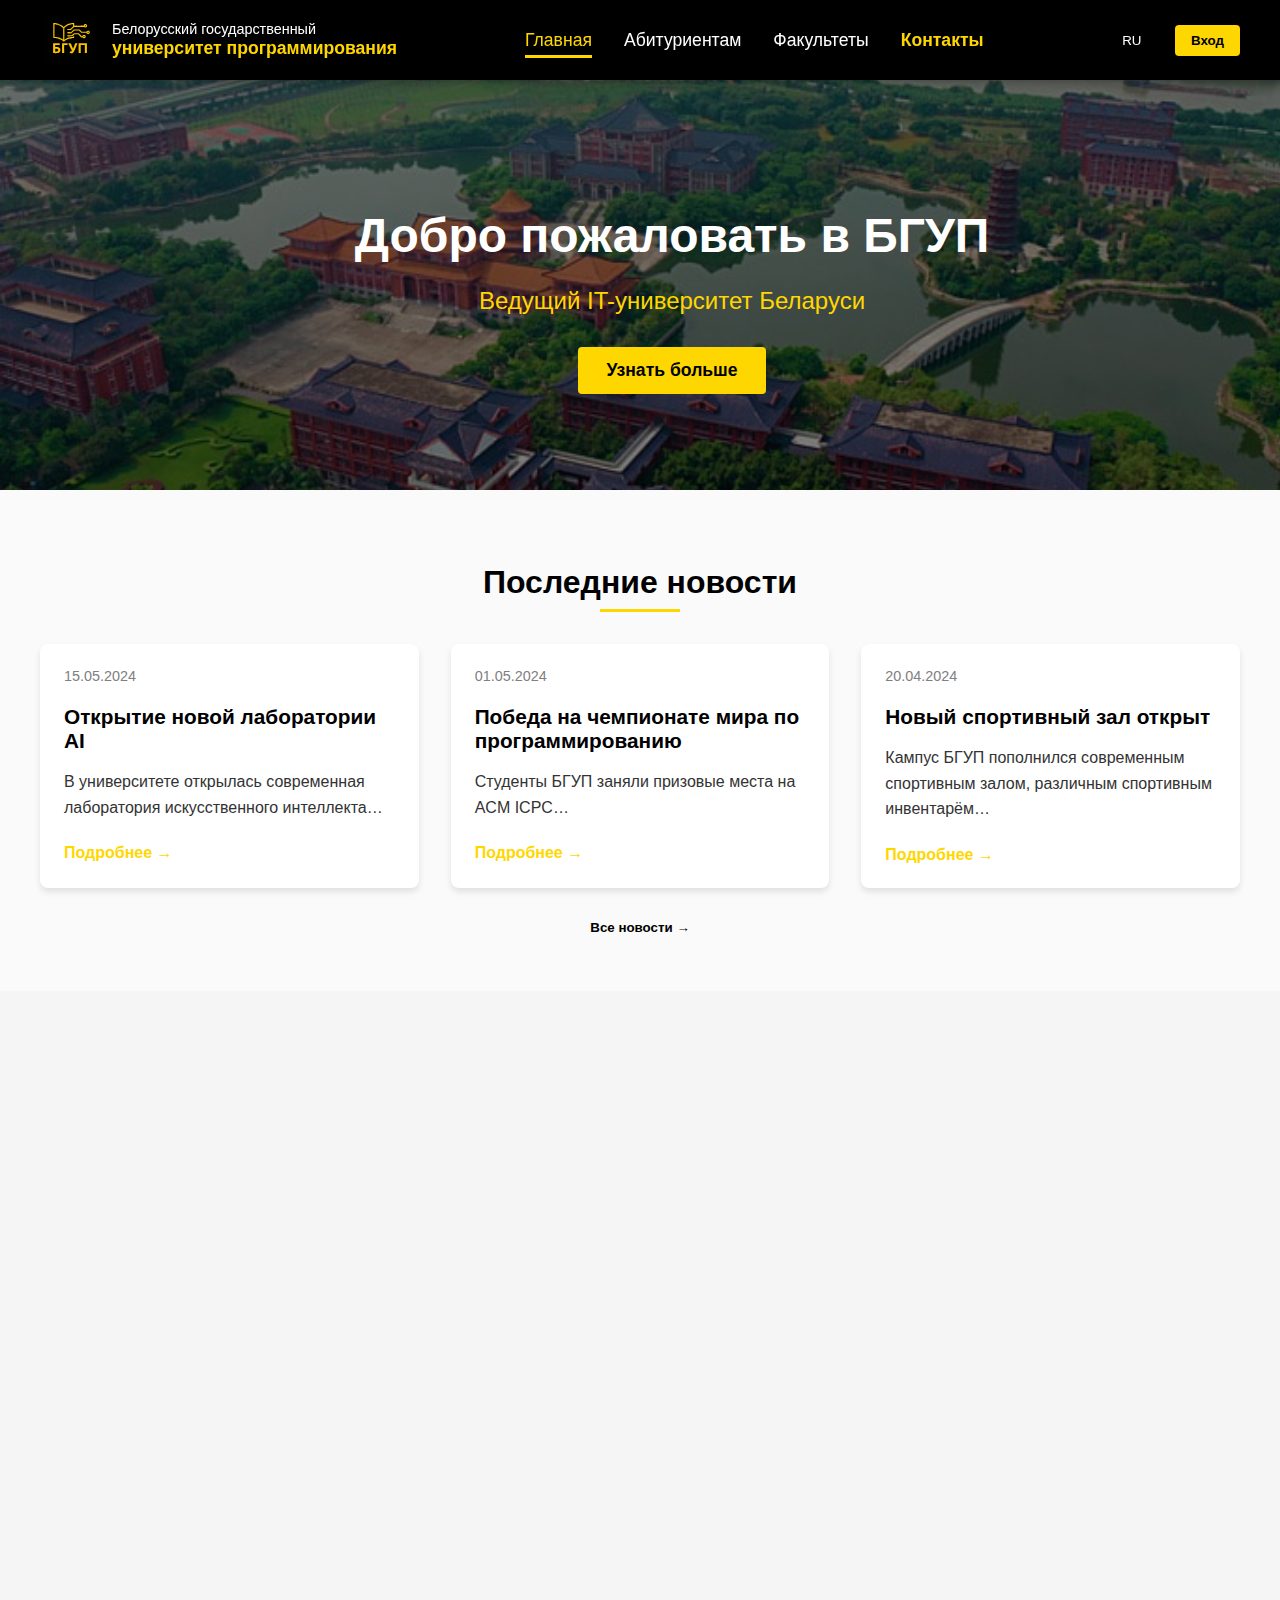
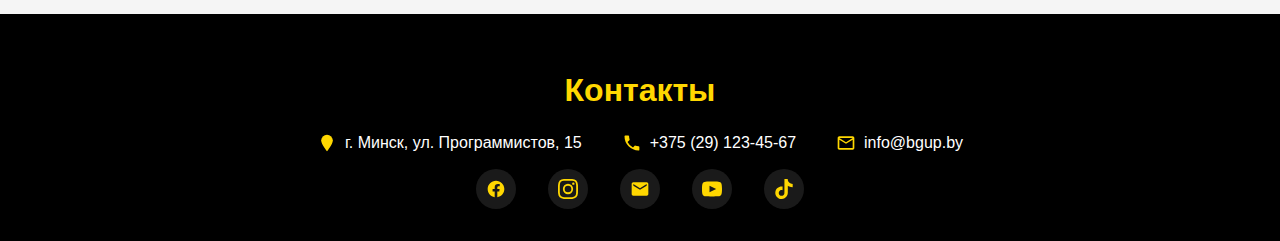
<file: Курсовой прект/index.html>
<!DOCTYPE html>
<html lang="ru">
<head>
  <meta charset="UTF-8">
  <meta name="viewport" content="width=device-width, initial-scale=1">
  <title>БГУП — Белорусский государственный университет программирования</title>
  <link rel="stylesheet" href="css/main.css">
  <link rel="icon" href="img/favicon.svg" type="image/svg+xml">
  <script src="js/main.js" defer></script>
</head>

<body class="home-page">
  <!-- HEADER -->
  <header class="header">
    <div class="header__container">
      <!-- Логотип и название университета -->
      <div class="header__logo">
        <a href="index.html">
          <img src="img/logo.svg" alt="БГУП" width="60" height="60">
          <div class="university-name">
            <span class="full-name">Белорусский государственный</span>
            <span class="short-name">университет программирования</span>
          </div>
        </a>
      </div>

      <button class="burger-menu" aria-label="Меню" aria-expanded="false">
        <span class="burger-line"></span>
        <span class="burger-line"></span>
        <span class="burger-line"></span>
      </button>

      <!-- Основная навигация -->
      <nav class="header__nav">
        <ul>
          <li><a href="index.html" class="active">Главная</a></li>
          <li><a href="applicants.html">Абитуриентам</a></li>
          <li><a href="faculties.html">Факультеты</a></li>
          <li><a href="#contacts" class="header__contacts-link">Контакты</a></li>
        </ul>
      </nav>

      <!-- Язык и вход -->
      <div class="header__right">
        <div class="header__language">
          <button id="language-toggle">RU</button>
        </div>
        

        <!-- Выпадающее меню входа -->
        <div class="header__actions">
          <div class="header__login-container">
            <button class="header__login" aria-haspopup="true" aria-expanded="false">Вход</button>
            <div class="login-dropdown">
              <a href="login.html?type=student" class="login-dropdown__item">
                <svg class="dropdown-icon" viewBox="0 0 24 24" width="16" height="16">
                  <path fill="currentColor"
                        d="M12,3L1,9L12,15L21,10.09V17H23V9M5,13.18V17.18L12,21L19,17.18V13.18L12,17L5,13.18Z"/>
                </svg>
                Личный кабинет студента
              </a>
              <a href="login.html?type=employee" class="login-dropdown__item">
                <svg class="dropdown-icon" viewBox="0 0 24 24" width="16" height="16">
                  <path fill="currentColor"
                        d="M12,4A4,4 0 0,1 16,8A4,4 0 0,1 12,12A4,4 0 0,1 8,8A4,4 0 0,1 12,4M12,14C16.42,14 20,15.79 20,18V20H4V18C4,15.79 7.58,14 12,14Z"/>
                </svg>
                Личный кабинет сотрудника
              </a>
            </div>
          </div>
        </div>
      </div>
    </div>
  </header>

  <!-- MAIN CONTENT -->
  <main class="content">
      <!-- HERO -->
  <section class="hero" id="hero">
    <div class="hero__content">
      <h1>Добро пожаловать в БГУП</h1>
      <p class="hero__subtitle">Ведущий IT-университет Беларуси</p>
      <button class="hero__button">Узнать больше</button>
    </div>
  </section>
    <!-- NEWS -->
    <section class="news-section" id="news">
      <h2 class="section-title">Последние новости</h2>

      <div class="news-grid">
        <!-- Карточки новостей 1–3 -->
        <article class="news-card">
          <div class="news-card__date">15.05.2024</div>
          <h3 class="news-card__title">Открытие новой лаборатории AI</h3>
          <p class="news-card__excerpt">В университете открылась современная лаборатория искусственного интеллекта…</p>
          <a href="#section-id" class="news-card__link">Подробнее →</a>
        </article>

        <article class="news-card">
          <div class="news-card__date">01.05.2024</div>
          <h3 class="news-card__title">Победа на чемпионате мира по программированию</h3>
          <p class="news-card__excerpt">Студенты БГУП заняли призовые места на ACM ICPC…</p>
          <a href="#section-id" class="news-card__link">Подробнее →</a>
        </article>

        <article class="news-card">
          <div class="news-card__date">20.04.2024</div>
          <h3 class="news-card__title">Новый спортивный зал открыт</h3>
          <p class="news-card__excerpt">Кампус БГУП пополнился современным спортивным залом, различным спортивным инвентарём…</p>
          <a href="#section-id" class="news-card__link">Подробнее →</a>
        </article>

        <!-- Карточки новостей 4–6 (скрыты) -->
        <article class="news-card hidden">
          <div class="news-card__date">05.04.2024</div>
          <h3 class="news-card__title">Запуск онлайн-курсов на платформе Moodle</h3>
          <p class="news-card__excerpt">БГУП запускает серию дистанционных курсов для абитуриентов…</p>
          <a href="#section-id" class="news-card__link">Подробнее →</a>
        </article>

        <article class="news-card hidden">
          <div class="news-card__date">28.03.2024</div>
          <h3 class="news-card__title">Студенческий хакатон по Big Data</h3>
          <p class="news-card__excerpt">Команды соревновались в анализе больших данных…</p>
          <a href="#section-id" class="news-card__link">Подробнее →</a>
        </article>

        <article class="news-card hidden">
          <div class="news-card__date">10.03.2024</div>
          <h3 class="news-card__title">Концерт творческих коллективов</h3>
          <p class="news-card__excerpt">Артисты БГУП выступили с весенним концертом для студентов…</p>
          <a href="#section-id" class="news-card__link">Подробнее →</a>
        </article>
      </div>

      <!-- Кнопки показать / скрыть новости -->
      <button id="load-more-news" class="section-link">Все новости →</button>
      <button id="hide-news" class="section-link hidden">Скрыть новости</button>
    </section>

    <!-- STUDENT LIFE -->
    <section class="student-life" id="student-life">
      <h2 class="section-title">Студенческая жизнь</h2>

      <div class="life-grid">
        <!-- Карточки 1–3 -->
        <article class="life-card">
          <img src="img/life-1.jpg" alt="Студенческие организации" class="life-card__image">
          <div class="life-card__date">10.05.2024</div>
          <h3 class="life-card__title">Студенческие организации</h3>
          <p class="life-card__excerpt">ПО ОО «БРСМ», Профсоюз, Совет студентов…</p>
          <a href="#section-id" class="life-card__link">Подробнее →</a>
        </article>

        <article class="life-card">
          <img src="img/life-2.jpg" alt="Спорт" class="life-card__image">
          <div class="life-card__date">05.05.2024</div>
          <h3 class="life-card__title">Спорт в БГУП</h3>
          <p class="life-card__excerpt">Соревнования, секции и команды по видам спорта…</p>
          <a href="#section-id" class="life-card__link">Подробнее →</a>
        </article>

        <article class="life-card">
          <img src="img/life-3.jpg" alt="Культура" class="life-card__image">
          <div class="life-card__date">28.04.2024</div>
          <h3 class="life-card__title">Культурная жизнь</h3>
          <p class="life-card__excerpt">Мероприятия, творческие коллективы и направления…</p>
          <a href="#section-id" class="life-card__link">Подробнее →</a>
        </article>

        <!-- Карточки 4–6 (скрыты) -->
        <article class="life-card hidden">
          <img src="img/life-4.jpg" alt="Концерт" class="life-card__image">
          <div class="life-card__date">15.04.2024</div>
          <h3 class="life-card__title">Весенний концерт</h3>
          <p class="life-card__excerpt">Артисты БГУП выступили со студенческим концертом…</p>
          <a href="#section-id" class="life-card__link">Подробнее →</a>
        </article>

        <article class="life-card hidden">
          <img src="img/life-5.jpg" alt="Выставка" class="life-card__image">
          <div class="life-card__date">01.04.2024</div>
          <h3 class="life-card__title">Выставка проектов</h3>
          <p class="life-card__excerpt">IoT, VR и web-разработка на одной площадке…</p>
          <a href="#section-id" class="life-card__link">Подробнее →</a>
        </article>

        <article class="life-card hidden">
          <img src="img/life-6.jpg" alt="Экскурсия" class="life-card__image">
          <div class="life-card__date">20.03.2024</div>
          <h3 class="life-card__title">Экскурсии по кампусу</h3>
          <p class="life-card__excerpt">Первокурсники знакомятся с факультетами…</p>
          <a href="#section-id" class="life-card__link">Подробнее →</a>
        </article>
      </div>

      <!-- Кнопки показать / скрыть события -->
      <button id="load-more-life" class="section-link">Все события →</button>
      <button id="hide-life" class="section-link hidden">Скрыть события</button>
    </section>
  </main>

  <!-- FOOTER -->
  <footer class="footer" id="contacts">
    <div class="footer__inner">
      <h2 class="footer__title">Контакты</h2>

      <div class="footer__bottom">
        <!-- Блок контактной информации -->
        <div class="footer__contacts">
          <div class="contact-item">
            <svg viewBox="0 0 24 24" class="contact-icon">
              <path fill="#FFD700" d="M12,2A7,7,0,0,0,5,9c0,4.25,7,13,7,13s7-8.75,7-13A7,7,0,0,0,12,2Z"/>
              <circle fill="#FFD700" cx="12" cy="9" r="2.5"/>
            </svg>
            <span>г. Минск, ул. Программистов, 15</span>
          </div>

          <div class="contact-item">
            <svg viewBox="0 0 24 24" class="contact-icon">
              <path fill="#FFD700" d="M6.62,10.79a15.91,15.91,0,0,0,6.59,6.59l1.94-1.94a1,1,0,0,1,1.11-.21,11.36,11.36,0,0,0,3.58.57,1,1,0,0,1,1,1V20a1,1,0,0,1-1,1A17,17,0,0,1,3,4,1,1,0,0,1,4,3H7.5a1,1,0,0,1,1,1,11.36,11.36,0,0,0,.57,3.58,1,1,0,0,1-.21,1.11Z"/>
            </svg>
            <span>+375 (29) 123-45-67</span>
          </div>

          <div class="contact-item">
            <svg viewBox="0 0 24 24" class="contact-icon">
              <path fill="#FFD700" d="M22 6C22 4.9 21.1 4 20 4H4C2.9 4 2 4.9 2 6V18C2 19.1 2.9 20 4 20H20C21.1 20 22 19.1 22 18V6M20 6L12 11L4 6H20M20 18H4V8L12 13L20 8V18Z"/>
            </svg>
            <span>info@bgup.by</span>
          </div>
        </div>

        <!-- Социальные сети -->
        <div class="footer__socials">
          <a href="https://facebook.com" target="_blank" aria-label="Facebook">
            <svg viewBox="0 0 24 24">
              <path d="M22 12c0-5.523-4.477-10-10-10S2 6.477 2 12c0 4.991 3.657 9.128 8.438 9.878v-6.987h-2.54V12h2.54V9.797c0-2.506 1.492-3.89 3.777-3.89 1.094 0 2.238.195 2.238.195v2.46h-1.26c-1.243 0-1.63.771-1.63 1.562V12h2.773l-.443 2.89h-2.33v6.988C18.343 21.128 22 16.991 22 12z"/>
            </svg>
          </a>

          <a href="https://instagram.com" target="_blank" aria-label="Instagram">
            <svg viewBox="0 0 24 24">
              <path d="M12 2.163c3.204 0 3.584.012 4.85.07 3.252.148 4.771 1.691 4.919 4.919.058 1.265.069 1.645.069 4.849 0 3.205-.012 3.584-.069 4.849-.149 3.225-1.664 4.771-4.919 4.919-1.266.058-1.644.07-4.85.07-3.204 0-3.584-.012-4.849-.07-3.26-.149-4.771-1.699-4.919-4.92-.058-1.265-.07-1.644-.07-4.849 0-3.204.013-3.583.07-4.849.149-3.227 1.664-4.771 4.919-4.919 1.266-.057 1.645-.069 4.849-.069zM12 0C8.741 0 8.333.014 7.053.072 2.695.272.273 2.69.073 7.052.014 8.333 0 8.741 0 12c0 3.259.014 3.668.072 4.948.2 4.358 2.618 6.78 6.98 6.98C8.333 23.986 8.741 24 12 24c3.259 0 3.668-.014 4.948-.072 4.354-.2 6.782-2.618 6.979-6.98.059-1.28.073-1.689.073-4.948 0-3.259-.014-3.667-.072-4.947-.196-4.354-2.617-6.78-6.979-6.98C15.668.014 15.259 0 12 0zm0 5.838a6.162 6.162 0 100 12.324 6.162 6.162 0 000-12.324zM12 16a4 4 0 110-8 4 4 0 010 8zm6.406-11.845a1.44 1.44 0 100 2.881 1.44 1.44 0 000-2.881z"/>
            </svg>
          </a>

          <a href="mailto:info@bgup.by" aria-label="Email">
            <svg viewBox="0 0 24 24">
              <path d="M20 4H4c-1.1 0-2 .9-2 2v12c0 1.1.9 2 2 2h16c1.1 0 2-.9 2-2V6c0-1.1-.9-2-2-2zm0 4l-8 5-8-5V6l8 5 8-5v2z"/>
            </svg>
          </a>

          <a href="https://youtube.com" target="_blank" aria-label="YouTube">
            <svg viewBox="0 0 24 24">
              <path d="M19.615 3.184c-3.604-.246-11.631-.245-15.23 0-3.897.266-4.356 2.62-4.385 8.816.029 6.185.484 8.549 4.385 8.816 3.6.245 11.626.246 15.23 0 3.897-.266 4.356-2.62 4.385-8.816-.029-6.185-.484-8.549-4.385-8.816zm-10.615 12.816v-8l8 3.993-8 4.007z"/>
            </svg>
          </a>

          <a href="https://tiktok.com" target="_blank" aria-label="TikTok">
            <svg viewBox="0 0 24 24">
              <path d="M12.525.02c1.31-.02 2.61-.01 3.91-.02.08 1.53.63 3.09 1.75 4.17 1.12 1.11 2.7 1.62 4.24 1.79v4.03c-1.44-.05-2.89-.35-4.2-.97-.57-.26-1.1-.59-1.62-.93-.01 2.92.01 5.84-.02 8.75-.08 1.4-.54 2.79-1.35 3.94-1.31 1.92-3.58 3.17-5.91 3.21-1.43.08-2.86-.31-4.08-1.03-2.02-1.19-3.44-3.37-3.65-5.71-.02-.5-.03-1-.01-1.49.18-1.9 1.12-3.72 2.58-4.96 1.66-1.44 3.98-2.13 6.15-1.72.02 1.48-.04 2.96-.04 4.44-.99-.32-2.15-.23-3.02.37-.63.41-1.11 1.04-1.36 1.75-.21.51-.15 1.07-.14 1.61.24 1.64 1.82 3.02 3.5 2.87 1.12-.01 2.19-.66 2.77-1.61.19-.33.4-.67.41-1.06.1-1.79.06-3.57.07-5.36.01-4.03-.01-8.05.02-12.07z"/>
            </svg>
          </a>
        </div>
      </div>
    </div>
  </footer>
</body>
</html>
</file>
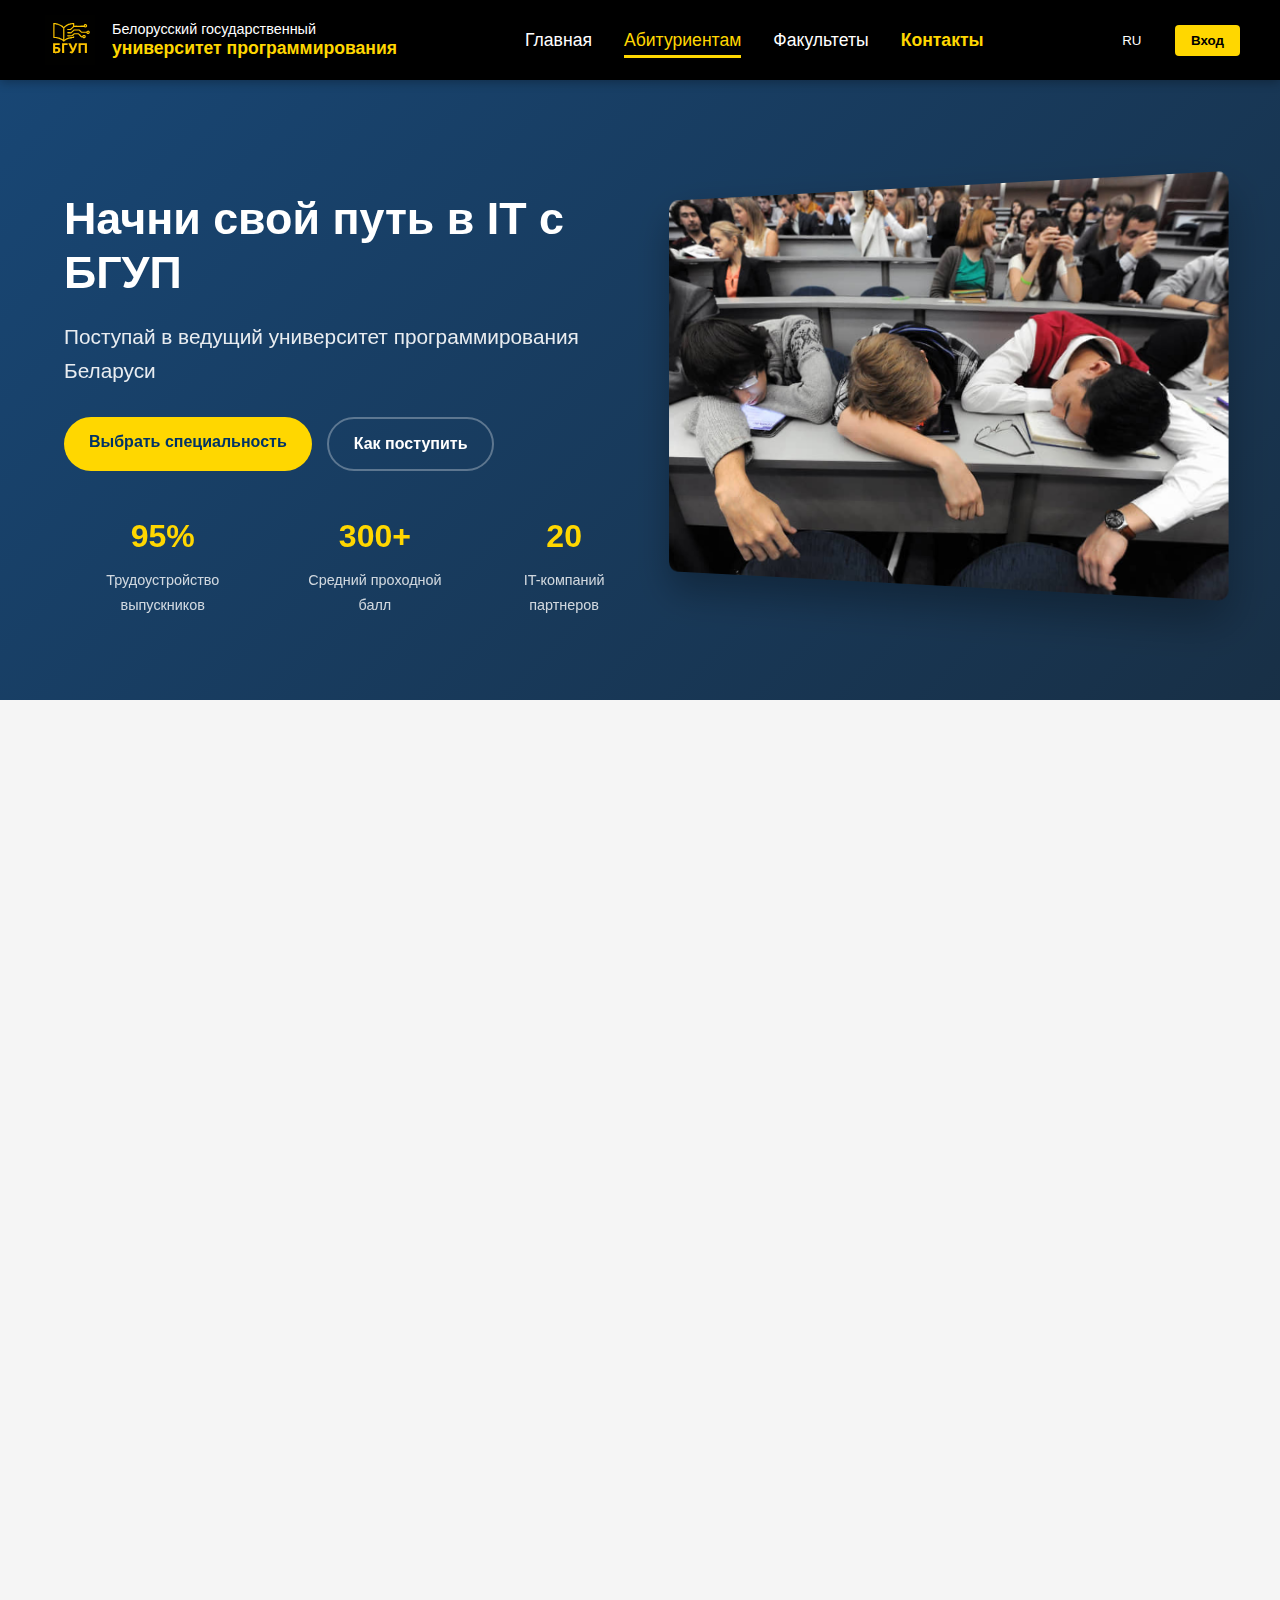
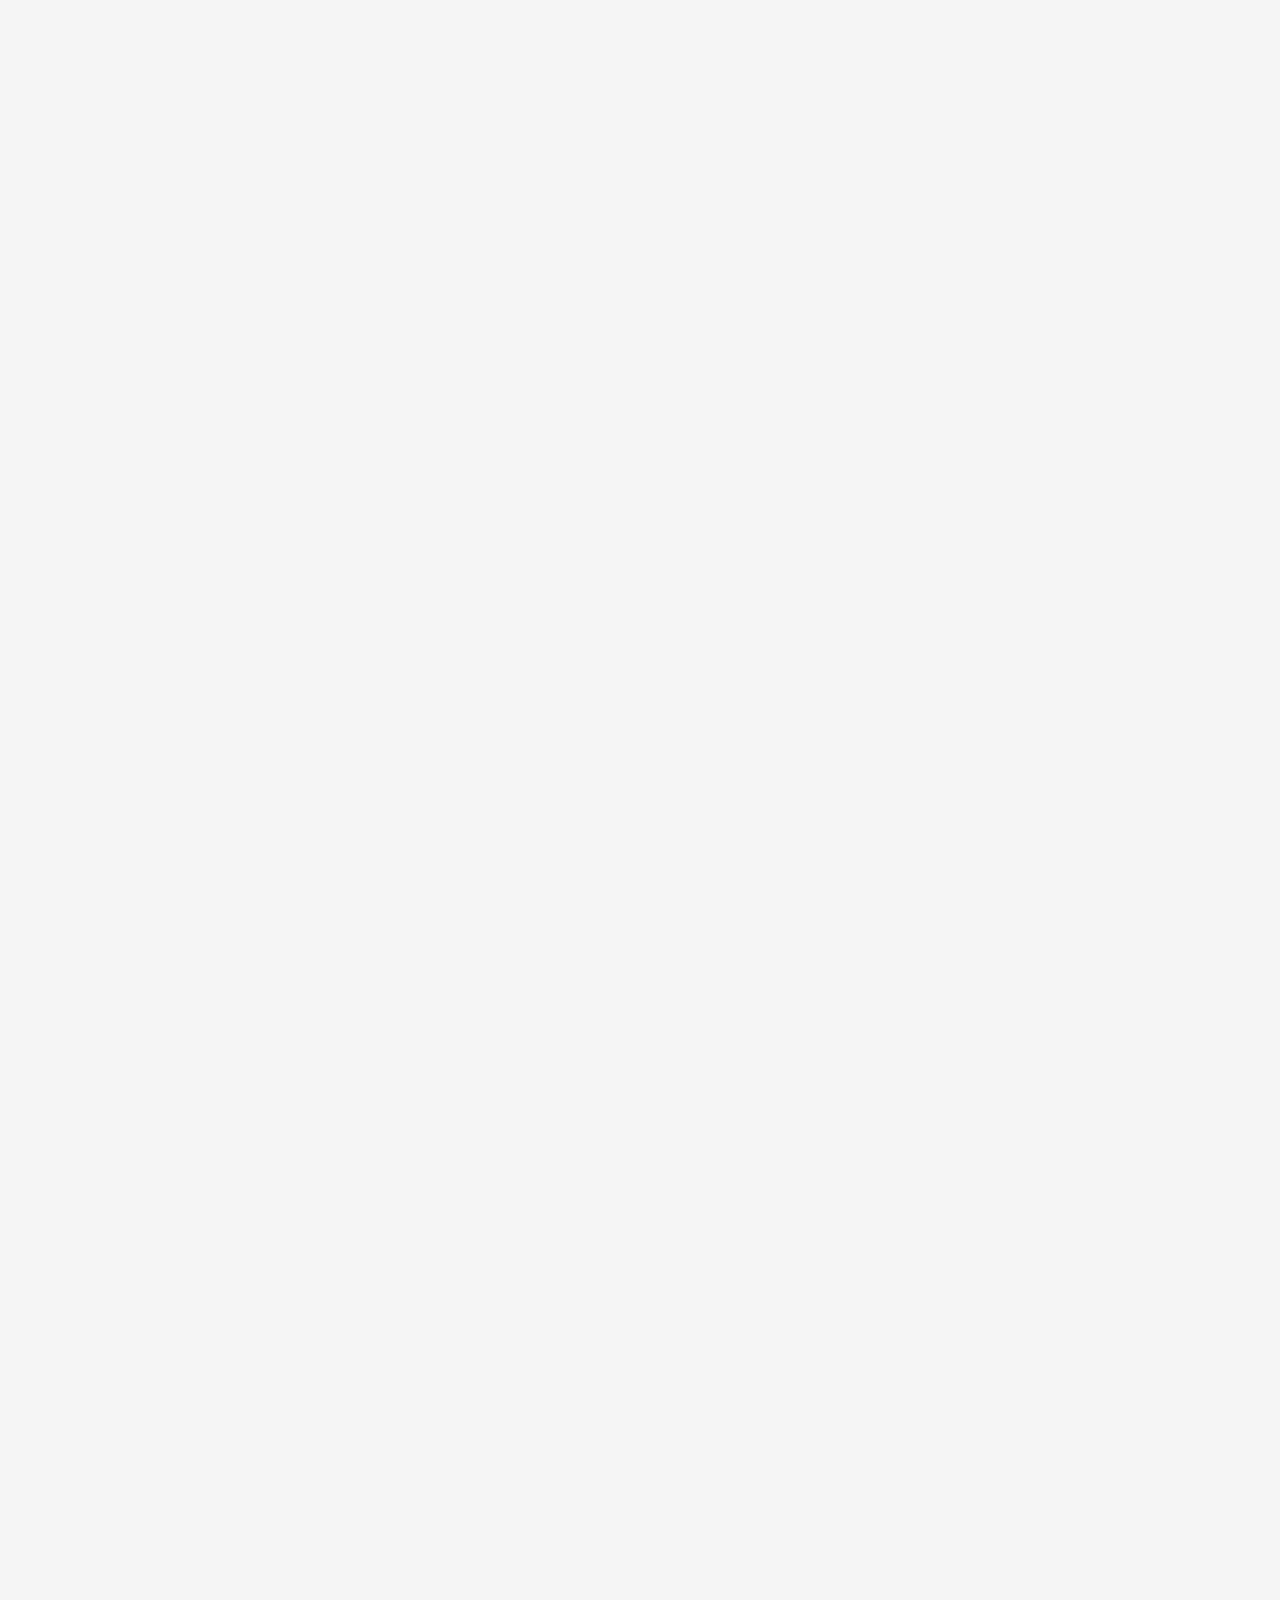
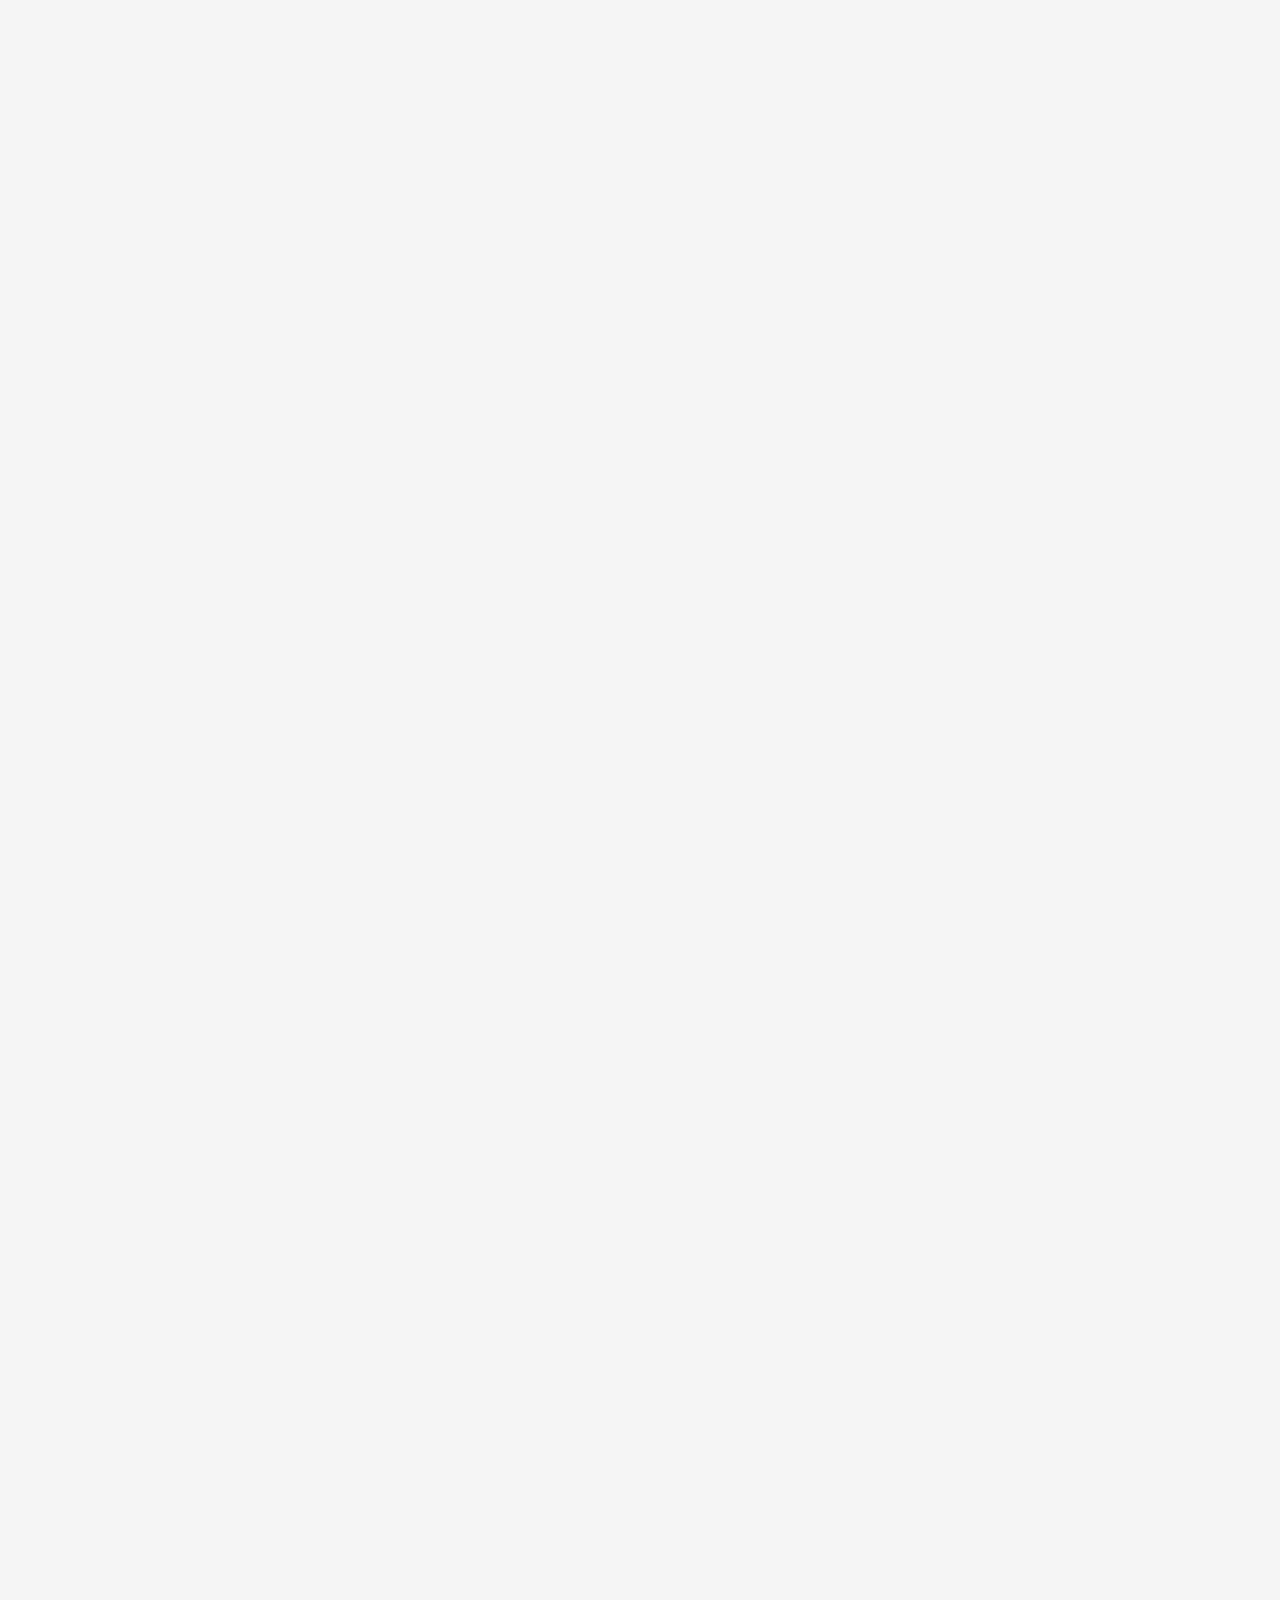
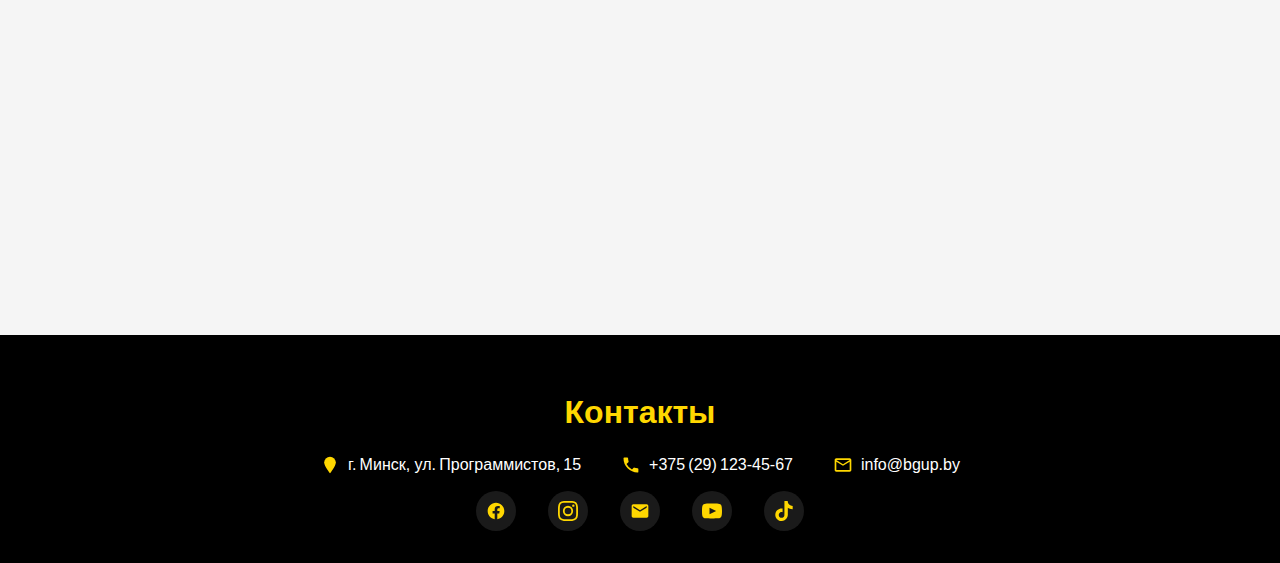
<file: Курсовой прект/applicants.html>
<!DOCTYPE html>
<html lang="ru">
<head>
  <meta charset="UTF-8">
  <meta name="viewport" content="width=device-width, initial-scale=1">
  <title>Абитуриентам БГУП</title>
  <link rel="stylesheet" href="css/applicants.css">
  <link rel="stylesheet" href="css/main.css">
  <link rel="icon" href="img/favicon.svg" type="image/svg+xml">
  <script src="js/main.js" defer></script>
</head>
<body>
  <!-- HEADER -->
  <header class="header">
    <div class="header__container">
      <!-- Логотип и название университета -->
      <div class="header__logo">
        <a href="index.html">
          <img src="img/logo.svg" alt="БГУП" width="60" height="60">
          <div class="university-name">
            <span class="full-name">Белорусский государственный</span>
            <span class="short-name">университет программирования</span>
          </div>
        </a>
      </div>
      <!-- После .header__logo и перед .header__nav -->
      <button class="burger-menu" aria-label="Меню" aria-expanded="false">
        <span class="burger-line"></span>
        <span class="burger-line"></span>
        <span class="burger-line"></span>
      </button>

      <!-- Основная навигация -->
      <nav class="header__nav">
        <ul>
          <li><a href="index.html">Главная</a></li>
          <li><a href="applicants.html" class="active">Абитуриентам</a></li>
          <li><a href="faculties.html">Факультеты</a></li>
          <li><a href="#contacts" class="header__contacts-link">Контакты</a></li>
        </ul>
      </nav>

      <!-- Язык и вход -->
      <div class="header__right">
        <div class="header__language">
          <button id="language-toggle">RU</button>
        </div>

        <!-- Выпадающее меню входа -->
        <div class="header__actions">
          <div class="header__login-container">
            <button class="header__login" aria-haspopup="true" aria-expanded="false">Вход</button>
            <div class="login-dropdown">
              <a href="login.html?type=student" class="login-dropdown__item">
                <svg class="dropdown-icon" viewBox="0 0 24 24" width="16" height="16">
                  <path fill="currentColor"
                        d="M12,3L1,9L12,15L21,10.09V17H23V9M5,13.18V17.18L12,21L19,17.18V13.18L12,17L5,13.18Z"/>
                </svg>
                Личный кабинет студента
              </a>
              <a href="login.html?type=employee" class="login-dropdown__item">
                <svg class="dropdown-icon" viewBox="0 0 24 24" width="16" height="16">
                  <path fill="currentColor"
                        d="M12,4A4,4 0 0,1 16,8A4,4 0 0,1 12,12A4,4 0 0,1 8,8A4,4 0 0,1 12,4M12,14C16.42,14 20,15.79 20,18V20H4V18C4,15.79 7.58,14 12,14Z"/>
                </svg>
                Личный кабинет сотрудника
              </a>
            </div>
          </div>
        </div>
      </div>
    </div>
  </header>

    <!-- MAIN CONTENT -->
    <main class="applicants-main">
        <!-- HERO -->
        <section class="applicants-hero">
            <div class="hero-content">
              <h1>Начни свой путь в IT с БГУП</h1>
              <p class="hero-subtitle">Поступай в ведущий университет программирования Беларуси</p>
              <div class="hero-buttons">
                <a href="#specialties" class="hero-button primary">Выбрать специальность</a>
                <a href="#admission" class="hero-button secondary">Как поступить</a>
              </div>
              <div class="hero-stats">
                <div class="stat-item">
                  <span class="stat-number">95%</span>
                  <span class="stat-label">Трудоустройство выпускников</span>
                </div>
                <div class="stat-item">
                  <span class="stat-number">300+</span>
                  <span class="stat-label">Средний проходной балл</span>
                </div>
                <div class="stat-item">
                  <span class="stat-number">20</span>
                  <span class="stat-label">IT-компаний партнеров</span>
                </div>
              </div>
            </div>
            <div class="hero-image">
              <img src="img/student.jpg" alt="Студенты БГУП" loading="lazy">
            </div>
            
          </section>

        
    
        <!-- Искусственный интеллект -->
        <section id="specialties" class="specialties-section">
          <div class="section-header">
            <h2 class="section-title">Наши факультеты</h2>
            <p class="section-subtitle">Выберите направление, которое соответствует вашим интересам</p>
          </div>
          <div class="specialties-grid">
            <div class="specialty-card" data-specialty="ai">
              <div class="card-icon">
                <img src="img/1.png" alt="AI" width="48" height="48">
              </div>
              <h3>Искусственный интеллект и машинное обучение</h3>
              <p class="card-description">Обучение нейросетям, машинному обучению и анализу данных</p>
              <div class="card-details">
                <span class="detail-item">
                  <svg width="16" height="16" viewBox="0 0 24 24">
                    <path fill="currentColor" d="M12,20A8,8 0 0,1 4,12A8,8 0 0,1 12,4A8,8 0 0,1 20,12A8,8 0 0,1 12,20M12,2A10,10 0 0,0 2,12A10,10 0 0,0 12,22A10,10 0 0,0 22,12A10,10 0 0,0 12,2Z"/>
                  </svg>
                  Бюджет/платное
                </span>
                <span class="detail-item">
                  <svg width="16" height="16" viewBox="0 0 24 24">
                    <path fill="currentColor" d="M12,3L1,9L12,15L21,10.09V17H23V9M5,13.18V17.18L12,21L19,17.18V13.18L12,17L5,13.18Z"/>
                  </svg>
                  4 года
                </span>
              </div>
              <div class="card-footer">
                <span class="points">Проходной балл: 330+</span>
              </div>
            </div>
            <!-- Программня инженерия -->
<div class="specialty-card" data-specialty="web">
    <div class="card-icon">
      <img src="img/2.png" alt="Web Development" width="48" height="48">
    </div>
    <h3>Программня инженерия</h3>
    <p class="card-description">Это динамичная и интеллектуальная область информационных технологий, связанная с разработкой программного обеспечения</p>
    <div class="card-details">
      <span class="detail-item">
        <svg width="16" height="16" viewBox="0 0 24 24">
          <path fill="currentColor" d="M12,20A8,8 0 0,1 4,12A8,8 0 0,1 12,4A8,8 0 0,1 20,12A8,8 0 0,1 12,20M12,2A10,10 0 0,0 2,12A10,10 0 0,0 12,22A10,10 0 0,0 22,12A10,10 0 0,0 12,2Z"/>
        </svg>
        Бюджет/платное
      </span>
      <span class="detail-item">
        <svg width="16" height="16" viewBox="0 0 24 24">
          <path fill="currentColor" d="M12,3L1,9L12,15L21,10.09V17H23V9M5,13.18V17.18L12,21L19,17.18V13.18L12,17L5,13.18Z"/>
        </svg>
        4 года
      </span>
    </div>
    <div class="card-footer">
      <span class="points">Проходной балл: 360+</span>
    </div>
  </div>
  
  <!-- Кибербезопасность -->
  <div class="specialty-card" data-specialty="cyber">
    <div class="card-icon">
      <img src="img/3.png" alt="Cybersecurity" width="48" height="48">
    </div>
    <h3>Кибербезопасность</h3>
    <p class="card-description">Защита данных и систем от киберугроз и вирусных атак</p>
    <div class="card-details">
      <span class="detail-item">
        <svg width="16" height="16" viewBox="0 0 24 24">
          <path fill="currentColor" d="M12,20A8,8 0 0,1 4,12A8,8 0 0,1 12,4A8,8 0 0,1 20,12A8,8 0 0,1 12,20M12,2A10,10 0 0,0 2,12A10,10 0 0,0 12,22A10,10 0 0,0 22,12A10,10 0 0,0 12,2Z"/>
        </svg>
        Только бюджет
      </span>
      <span class="detail-item">
        <svg width="16" height="16" viewBox="0 0 24 24">
          <path fill="currentColor" d="M12,3L1,9L12,15L21,10.09V17H23V9M5,13.18V17.18L12,21L19,17.18V13.18L12,17L5,13.18Z"/>
        </svg>
        5 лет
      </span>
    </div>
    <div class="card-footer">
      <span class="points">Проходной балл: 280+</span>
    </div>
  </div>
  
  <!-- Data Science -->
  <div class="specialty-card" data-specialty="mobile">
    <div class="card-icon">
      <img src="img/4.png" alt="Mobile Development" width="48" height="48">
    </div>
    <h3>Data Science и анализ больших данных</h3>
    <p class="card-description">Анализ больших данных, машинное обучение и бизнес-аналитика</p>
    <div class="card-details">
      <span class="detail-item">
        <svg width="16" height="16" viewBox="0 0 24 24">
          <path fill="currentColor" d="M12,20A8,8 0 0,1 4,12A8,8 0 0,1 12,4A8,8 0 0,1 20,12A8,8 0 0,1 12,20M12,2A10,10 0 0,0 2,12A10,10 0 0,0 12,22A10,10 0 0,0 22,12A10,10 0 0,0 12,2Z"/>
        </svg>
        Бюджет/платное
      </span>
      <span class="detail-item">
        <svg width="16" height="16" viewBox="0 0 24 24">
          <path fill="currentColor" d="M12,3L1,9L12,15L21,10.09V17H23V9M5,13.18V17.18L12,21L19,17.18V13.18L12,17L5,13.18Z"/>
        </svg>
        4 года
      </span>
    </div>
    <div class="card-footer">
      <span class="points">Проходной балл: 345+</span>
    </div>
  </div>
  
  <!-- Разработка игр -->
  <div class="specialty-card" data-specialty="data">
    <div class="card-icon">
      <img src="img/5.png" alt="Data Science" width="48" height="48">
    </div>
    <h3>Разработка игр</h3>
    <p class="card-description">Разработка игр с нуля, выстраивание архитектуры игры, проектирование игр и их частей</p>
    <div class="card-details">
      <span class="detail-item">
        <svg width="16" height="16" viewBox="0 0 24 24">
          <path fill="currentColor" d="M12,20A8,8 0 0,1 4,12A8,8 0 0,1 12,4A8,8 0 0,1 20,12A8,8 0 0,1 12,20M12,2A10,10 0 0,0 2,12A10,10 0 0,0 12,22A10,10 0 0,0 22,12A10,10 0 0,0 12,2Z"/>
        </svg>
        Бюджет/платное
      </span>
      <span class="detail-item">
        <svg width="16" height="16" viewBox="0 0 24 24">
          <path fill="currentColor" d="M12,3L1,9L12,15L21,10.09V17H23V9M5,13.18V17.18L12,21L19,17.18V13.18L12,17L5,13.18Z"/>
        </svg>
        4 года
      </span>
    </div>
    <div class="card-footer">
      <span class="points">Проходной балл: 325+</span>
    </div>
   </div>
       <!-- Военная кафедра -->
  <div class="specialty-card" data-specialty="data">
    <div class="card-icon">
      <img src="img/6.png" alt="Data Science" width="48" height="48">
    </div>
    <h3>Военная кафедра</h3>
    <p class="card-description">Военный факультет осуществляет подготовку кадровых офицеров для Вооруженных Сил и других силовых структур и ведомств РБ</p>
    <div class="card-details">
      <span class="detail-item">
        <svg width="16" height="16" viewBox="0 0 24 24">
          <path fill="currentColor" d="M12,20A8,8 0 0,1 4,12A8,8 0 0,1 12,4A8,8 0 0,1 20,12A8,8 0 0,1 12,20M12,2A10,10 0 0,0 2,12A10,10 0 0,0 12,22A10,10 0 0,0 22,12A10,10 0 0,0 12,2Z"/>
        </svg>
        Бюджет/платное
      </span>
      <span class="detail-item">
        <svg width="16" height="16" viewBox="0 0 24 24">
          <path fill="currentColor" d="M12,3L1,9L12,15L21,10.09V17H23V9M5,13.18V17.18L12,21L19,17.18V13.18L12,17L5,13.18Z"/>
        </svg>
        4 года
      </span>
    </div>
    <div class="card-footer">
      <span class="points">Проходной балл: 200+</span>
    </div>
   </div>
        </section>
    
        <!-- Как поступить -->
        <section id="admission" class="admission-section">
            <div class="section-header">
              <h2 class="section-title">Как поступить</h2>
              <p class="section-subtitle">3 ключевых шага чтобы стать студентом БГУП</p>
            </div>
            <div class="timeline">
              <!-- Шаг 1 -->
              <div class="timeline-item">
                <div class="timeline-number">1</div>
                <div class="timeline-content">
                  <h3>Подача документов</h3>
                  <p>20 июня - 15 июля</p>
                  <ul>
                    <li>Аттестат о среднем образовании</li>
                    <li>Результаты ЦТ и ЦЭ</li>
                    <li>Медицинская справка</li>
                    <li>4 фотографии 3×4</li>
                    <li>Копия паспорта</li>
                  </ul>
                </div>
              </div>
              
              <!-- Шаг 2 -->
              <div class="timeline-item">
                <div class="timeline-number">2</div>
                <div class="timeline-content">
                  <h3>Вступительные испытания</h3>
                  <p>16-25 июля</p>
                  <ul>
                    <li>Прохождение внутренних тестов (для некоторых специальностей)</li>
                    <li>Собеседование с приемной комиссией</li>
                    <li>Проверка портфолио (для творческих направлений)</li>
                  </ul>
                </div>
              </div>
              
              <!-- Шаг 3 -->
              <div class="timeline-item">
                <div class="timeline-number">3</div>
                <div class="timeline-content">
                  <h3>Зачисление</h3>
                  <p>26-30 июля</p>
                  <ul>
                    <li>Публикация списков зачисленных</li>
                    <li>Оформление приказа о зачислении</li>
                    <li>Оригиналы документов в приемную комиссию</li>
                    <li>Оплата обучения (для платной формы)</li>
                    <li>Получение студенческого билета</li>
                  </ul>
                </div>
              </div>
            </div>
          </section>
    
        <!-- Вступительные испытания -->
        <section class="exams-section">
          <div class="section-header">
            <h2 class="section-title">Вступительные испытания</h2>
            <div class="tabs">
              <button class="tab-btn active" data-tab="ct">ЦТ и ЦЭ</button>
            </div>
          </div>
          <div class="tab-content active" id="ct">
            <div class="exams-table">
              <table>
                <thead>
                  <tr>
                    <th>Специальность</th>
                    <th>Предмет 1</th>
                    <th>Предмет 2</th>
                    <th>Предмет 3</th>
                  </tr>
                </thead>
                <tbody>
                  <tr>
                    <td>Искусственный интеллект и машинное обучение</td>
                    <td>Математика</td>
                    <td>Физика</td>
                    <td>Русский/Белорусский язык</td>
                  </tr>
                </tbody>
                <tbody>
                    <tr>
                      <td>Программная инженерия</td>
                      <td>Математика</td>
                      <td>Физика</td>
                      <td>Русский/Белорусский язык</td>
                    </tr>
                  </tbody>
                  <tbody>
                    <tr>
                      <td>Кибербезопасность</td>
                      <td>Математика</td>
                      <td>Физика</td>
                      <td>Русский/Белорусский язык</td>
                    </tr>
                  </tbody>
                  <tbody>
                    <tr>
                      <td>Data Science и анализ больших данных</td>
                      <td>Математика</td>
                      <td>Физика</td>
                      <td>Русский/Белорусский язык</td>
                    </tr>
                  </tbody>
                  <tbody>
                    <tr>
                      <td>Разработка игр</td>
                      <td>Математика</td>
                      <td>Физика</td>
                      <td>Русский/Белорусский язык</td>
                    </tr>
                  </tbody>
              </table>
            </div>
          </div>
        </section>
    
        <section class="faq-section">
            <div class="section-header">
              <h2 class="section-title">Частые вопросы</h2>
            </div>
            <div class="faq-container">
              <!-- Вопрос 1 -->
              <div class="faq-item">
                <button class="faq-question">
                  <span>Какие документы нужны для поступления?</span>
                  <svg class="faq-icon" width="16" height="16" viewBox="0 0 24 24">
                    <path fill="currentColor" d="M7.41,8.58L12,13.17L16.59,8.58L18,10L12,16L6,10L7.41,8.58Z"/>
                  </svg>
                </button>
                <div class="faq-answer">
                  <p>Для подачи заявления вам понадобятся: оригинал аттестата, 4 фотографии 3×4, медицинская справка, документы, подтверждающие льготы (при наличии), паспорт и его копия, результаты ЦТ и ЦЭ.</p>
                </div>
              </div>
          
              <!-- Вопрос 2 -->
              <div class="faq-item">
                <button class="faq-question">
                  <span>Какие минимальные баллы ЦТ и ЦЭ требуются для поступления?</span>
                  <svg class="faq-icon" width="16" height="16" viewBox="0 0 24 24">
                    <path fill="currentColor" d="M7.41,8.58L12,13.17L16.59,8.58L18,10L12,16L6,10L7.41,8.58Z"/>
                  </svg>
                </button>
                <div class="faq-answer">
                  <p>Минимальные баллы зависят от специальности: математика/физика - от 70 баллов, русский/белорусский язык - от 70 баллов. Для престижных специальностей минимальные баллы выше - от 90 по профильным предметам.</p>
                </div>
              </div>
          
              <!-- Вопрос 3 -->
              <div class="faq-item">
                <button class="faq-question">
                  <span>Есть ли общежитие для иногородних студентов?</span>
                  <svg class="faq-icon" width="16" height="16" viewBox="0 0 24 24">
                    <path fill="currentColor" d="M7.41,8.58L12,13.17L16.59,8.58L18,10L12,16L6,10L7.41,8.58Z"/>
                  </svg>
                </button>
                <div class="faq-answer">
                  <p>Да, университет предоставляет места в общежитии для всех иногородних студентов. Бюджетники получают место бесплатно, для платников стоимость проживания составляет около 50 BYN в месяц. Необходимо подать заявление при подаче документов.</p>
                </div>
              </div>
          
              <!-- Вопрос 4 -->
              <div class="faq-item">
                <button class="faq-question">
                  <span>Можно ли перевестись из другого вуза?</span>
                  <svg class="faq-icon" width="16" height="16" viewBox="0 0 24 24">
                    <path fill="currentColor" d="M7.41,8.58L12,13.17L16.59,8.58L18,10L12,16L6,10L7.41,8.58Z"/>
                  </svg>
                </button>
                <div class="faq-answer">
                  <p>Да, перевод возможен после 1-2 курсов. Необходимо предоставить академическую справку, пройти собеседование по профильным предметам и досдать разницу в учебных планах. Перевод осуществляется только при наличии свободных мест.</p>
                </div>
              </div>
          
              <!-- Вопрос 5 -->
              <div class="faq-item">
                <button class="faq-question">
                  <span>Какие льготы есть при поступлении?</span>
                  <svg class="faq-icon" width="16" height="16" viewBox="0 0 24 24">
                    <path fill="currentColor" d="M7.41,8.58L12,13.17L16.59,8.58L18,10L12,16L6,10L7.41,8.58Z"/>
                  </svg>
                </button>
                <div class="faq-answer">
                  <p>Льготы предусмотрены для: победителей республиканских олимпиад (зачисление без экзаменов), медалистов (+50 баллов к сумме ЦТ), детей-сирот (квота 10% от бюджетных мест), инвалидов I-II группы. Полный список - в правилах приема.</p>
                </div>
              </div>
            </div>
          </section>
    
        <!-- Обращение форма -->
        <section class="contact-section">
          <div class="contact-container">
            <div class="contact-info">
              <h2>Приемная комиссия</h2>
              <div class="info-item">
                <svg width="24" height="24" viewBox="0 0 24 24">
                  <path fill="#FFD700" d="M12,2A7,7,0,0,0,5,9c0,4.25,7,13,7,13s7-8.75,7-13A7,7,0,0,0,12,2Z"/>
                  <circle fill="#FFD700" cx="12" cy="9" r="2.5"/>
                </svg>
                <span>г. Минск, ул. Программистов, 15, корпус 3, каб. 101</span>
              </div>
              <div class="info-item">
                <svg width="24" height="24" viewBox="0 0 24 24">
                  <path fill="#FFD700" d="M6.62,10.79a15.91,15.91,0,0,0,6.59,6.59l1.94-1.94a1,1,0,0,1,1.11-.21,11.36,11.36,0,0,0,3.58.57,1,1,0,0,1,1,1V20a1,1,0,0,1-1,1A17,17,0,0,1,3,4,1,1,0,0,1,4,3H7.5a1,1,0,0,1,1,1,11.36,11.36,0,0,0,.57,3.58,1,1,0,0,1-.21,1.11Z"/>
                </svg>
                <span>+375 (17) 123-45-67 (приемная комиссия)</span>
              </div>
              <div class="info-item">
                <svg width="24" height="24" viewBox="0 0 24 24">
                  <path fill="#FFD700" d="M22 6C22 4.9 21.1 4 20 4H4C2.9 4 2 4.9 2 6V18C2 19.1 2.9 20 4 20H20C21.1 20 22 19.1 22 18V6M20 6L12 11L4 6H20M20 18H4V8L12 13L20 8V18Z"/>
                </svg>
                <span>admission@bgup.by</span>
              </div>
            </div>
            <div class="contact-form">
              <h3>Остались вопросы?</h3>
              <form id="admission-form">
                <div class="form-group">
                  <input type="text" id="name" placeholder="Ваше имя" required>
                </div>
                <div class="form-group">
                  <input type="email" id="email" placeholder="Email" required>
                </div>
                <div class="form-group">
                  <textarea id="question" placeholder="Ваш вопрос" rows="4" required></textarea>
                </div>
                <button type="submit" class="submit-btn">Отправить</button>
              </form>
            </div>
          </div>
        </section>
      </main>

  <!-- FOOTER -->
  <footer class="footer" id="contacts">
    <div class="footer__inner">
      <h2 class="footer__title">Контакты</h2>

      <div class="footer__bottom">
        <div class="footer__contacts">
          <div class="contact-item">
            <svg viewBox="0 0 24 24" class="contact-icon">
              <path fill="#FFD700" d="M12,2A7,7,0,0,0,5,9c0,4.25,7,13,7,13s7-8.75,7-13A7,7,0,0,0,12,2Z"/>
              <circle fill="#FFD700" cx="12" cy="9" r="2.5"/>
            </svg>
            <span>г. Минск, ул. Программистов, 15</span>
          </div>

          <div class="contact-item">
            <svg viewBox="0 0 24 24" class="contact-icon">
              <path fill="#FFD700" d="M6.62,10.79a15.91,15.91,0,0,0,6.59,6.59l1.94-1.94a1,1,0,0,1,1.11-.21,11.36,11.36,0,0,0,3.58.57,1,1,0,0,1,1,1V20a1,1,0,0,1-1,1A17,17,0,0,1,3,4,1,1,0,0,1,4,3H7.5a1,1,0,0,1,1,1,11.36,11.36,0,0,0,.57,3.58,1,1,0,0,1-.21,1.11Z"/>
            </svg>
            <span>+375 (29) 123‑45‑67</span>
          </div>

          <div class="contact-item">
            <svg viewBox="0 0 24 24" class="contact-icon">
              <path fill="#FFD700" d="M22 6C22 4.9 21.1 4 20 4H4C2.9 4 2 4.9 2 6V18C2 19.1 2.9 20 4 20H20C21.1 20 22 19.1 22 18V6M20 6L12 11L4 6H20M20 18H4V8L12 13L20 8V18Z"/>
            </svg>
            <span>info@bgup.by</span>
          </div>
        </div>

        <div class="footer__socials">
          <a href="https://facebook.com" target="_blank" aria-label="Facebook">
            <svg viewBox="0 0 24 24">
              <path d="M22 12c0-5.523-4.477-10-10-10S2 6.477 2 12c0 4.991 3.657 9.128 8.438 9.878v-6.987h-2.54V12h2.54V9.797c0-2.506 1.492-3.89 3.777-3.89 1.094 0 2.238.195 2.238.195v2.46h-1.26c-1.243 0-1.63.771-1.63 1.562V12h2.773l-.443 2.89h-2.33v6.988C18.343 21.128 22 16.991 22 12z"/>
            </svg>
          </a>

          <a href="https://instagram.com" target="_blank" aria-label="Instagram">
            <svg viewBox="0 0 24 24">
              <path d="M12 2.163c3.204 0 3.584.012 4.85.07 3.252.148 4.771 1.691 4.919 4.919.058 1.265.069 1.645.069 4.849 0 3.205-.012 3.584-.069 4.849-.149 3.225-1.664 4.771-4.919 4.919-1.266.058-1.644.07-4.85.07-3.204 0-3.584-.012-4.849-.07-3.26-.149-4.771-1.699-4.919-4.92-.058-1.265-.07-1.644-.07-4.849 0-3.204.013-3.583.07-4.849.149-3.227 1.664-4.771 4.919-4.919 1.266-.057 1.645-.069 4.849-.069zM12 0C8.741 0 8.333.014 7.053.072 2.695.272.273 2.69.073 7.052.014 8.333 0 8.741 0 12c0 3.259.014 3.668.072 4.948.2 4.358 2.618 6.78 6.98 6.98C8.333 23.986 8.741 24 12 24c3.259 0 3.668-.014 4.948-.072 4.354-.2 6.782-2.618 6.979-6.98.059-1.28.073-1.689.073-4.948 0-3.259-.014-3.667-.072-4.947-.196-4.354-2.617-6.78-6.979-6.98C15.668.014 15.259 0 12 0zm0 5.838a6.162 6.162 0 100 12.324 6.162 6.162 0 000-12.324zM12 16a4 4 0 110-8 4 4 0 010 8zm6.406-11.845a1.44 1.44 0 100 2.881 1.44 1.44 0 000-2.881z"/>
            </svg>
          </a>

          <a href="mailto:info@bgup.by" aria-label="Email">
            <svg viewBox="0 0 24 24">
              <path d="M20 4H4c-1.1 0-2 .9-2 2v12c0 1.1.9 2 2 2h16c1.1 0 2-.9 2-2V6c0-1.1-.9-2-2-2zm0 4l-8 5-8-5V6l8 5 8-5v2z"/>
            </svg>
          </a>

          <a href="https://youtube.com" target="_blank" aria-label="YouTube">
            <svg viewBox="0 0 24 24">
              <path d="M19.615 3.184c-3.604-.246-11.631-.245-15.23 0-3.897.266-4.356 2.62-4.385 8.816.029 6.185.484 8.549 4.385 8.816 3.6.245 11.626.246 15.23 0 3.897-.266 4.356-2.62 4.385-8.816-.029-6.185-.484-8.549-4.385-8.816zm-10.615 12.816v-8l8 3.993-8 4.007z"/>
            </svg>
          </a>

          <a href="https://tiktok.com" target="_blank" aria-label="TikTok">
            <svg viewBox="0 0 24 24">
              <path d="M12.525.02c1.31-.02 2.61-.01 3.91-.02.08 1.53.63 3.09 1.75 4.17 1.12 1.11 2.7 1.62 4.24 1.79v4.03c-1.44-.05-2.89-.35-4.2-.97-.57-.26-1.1-.59-1.62-.93-.01 2.92.01 5.84-.02 8.75-.08 1.4-.54 2.79-1.35 3.94-1.31 1.92-3.58 3.17-5.91 3.21-1.43.08-2.86-.31-4.08-1.03-2.02-1.19-3.44-3.37-3.65-5.71-.02-.5-.03-1-.01-1.49.18-1.9 1.12-3.72 2.58-4.96 1.66-1.44 3.98-2.13 6.15-1.72.02 1.48-.04 2.96-.04 4.44-.99-.32-2.15-.23-3.02.37-.63.41-1.11 1.04-1.36 1.75-.21.51-.15 1.07-.14 1.61.24 1.64 1.82 3.02 3.5 2.87 1.12-.01 2.19-.66 2.77-1.61.19-.33.4-.67.41-1.06.1-1.79.06-3.57.07-5.36.01-4.03-.01-8.05.02-12.07z"/>
            </svg>
          </a>
        </div>
      </div>
    </div>
  </footer>

  <script src="js/applicants.js"></script>
</body>
</html>
</file>
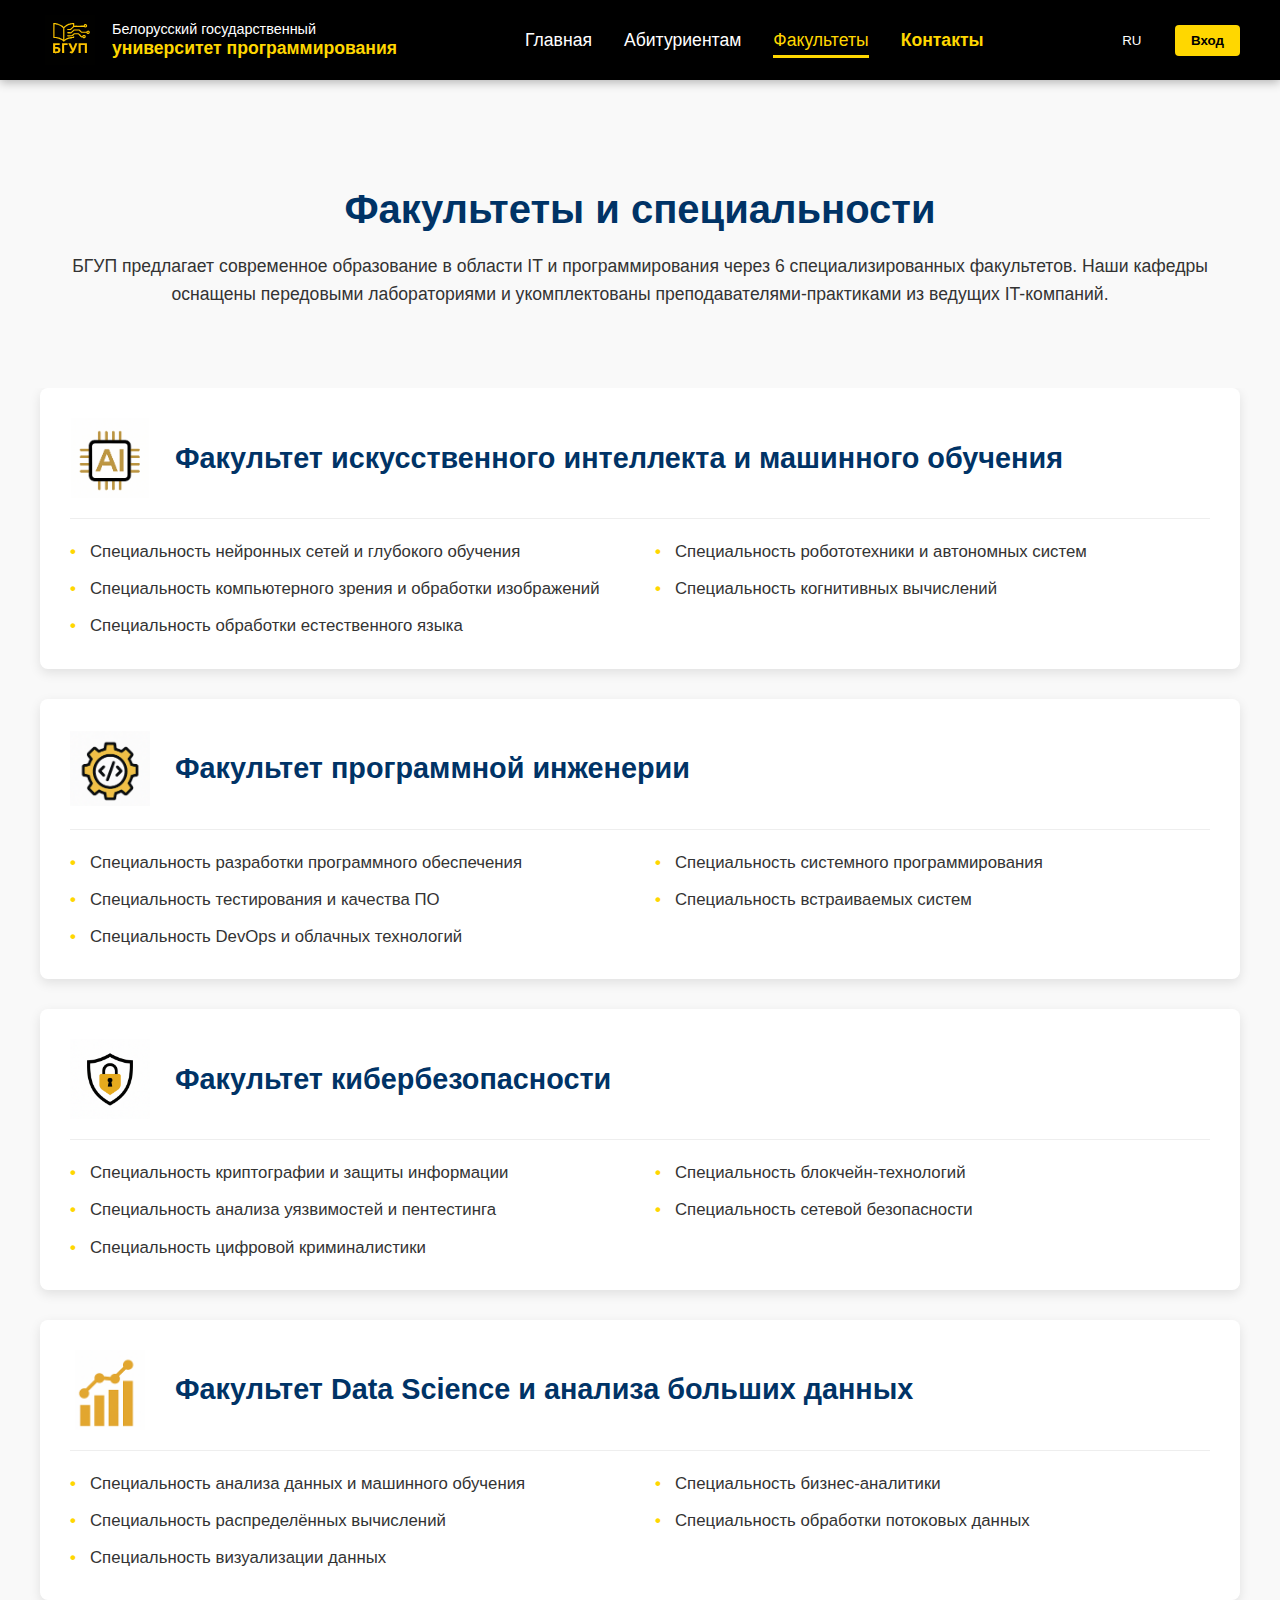
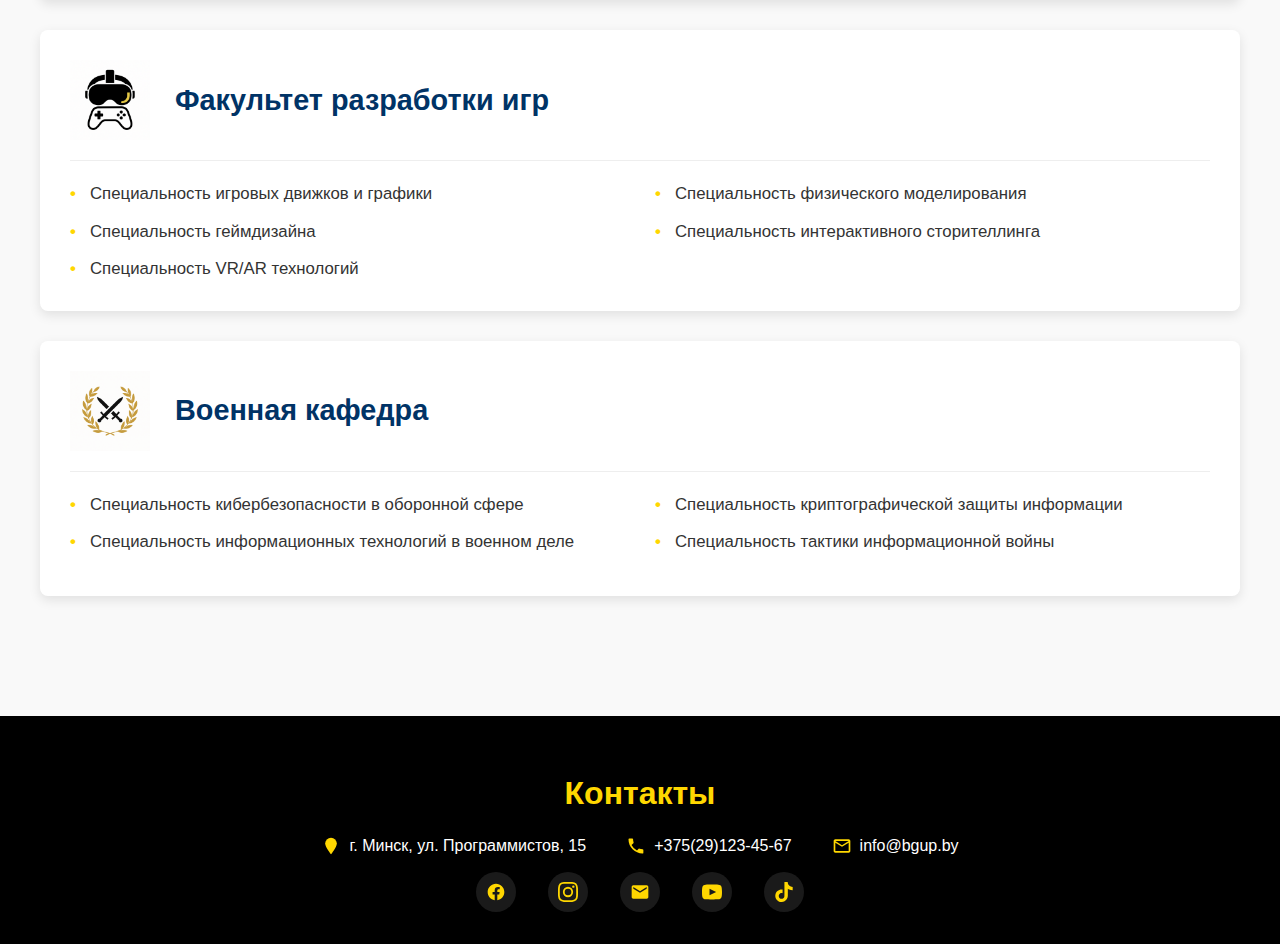
<file: Курсовой прект/faculties.html>
<!DOCTYPE html>
<html lang="ru">
<head>
  <meta charset="UTF-8">
  <meta name="viewport" content="width=device-width, initial-scale=1">
  <title>Факультеты БГУП</title>
  <link rel="stylesheet" href="css/faculties.css">
  <link rel="stylesheet" href="css/main.css">
  <link rel="icon" href="img/favicon.svg" type="image/svg+xml">
  <script src="js/main.js" defer></script>
</head>

<body>
  <!-- HEADER -->
       <header class="header">
        <div class="header__container">
          <!-- Логотип и название университета -->
          <div class="header__logo">
            <a href="index.html">
              <img src="img/logo.svg" alt="БГУП" width="60" height="60">
              <div class="university-name">
                <span class="full-name">Белорусский государственный</span>
                <span class="short-name">университет программирования</span>
              </div>
            </a>
          </div>

          <button class="burger-menu" aria-label="Меню" aria-expanded="false">
            <span class="burger-line"></span>
            <span class="burger-line"></span>
            <span class="burger-line"></span>
          </button>
    
          <!-- Основная навигация -->
          <nav class="header__nav">
            <ul>
              <li><a href="index.html">Главная</a></li>
              <li><a href="applicants.html">Абитуриентам</a></li>
              <li><a href="faculties.html" class="active">Факультеты</a></li>
              <li><a href="#contacts" class="header__contacts-link">Контакты</a></li>
            </ul>
          </nav>
    
          <!-- Язык и вход -->
          <div class="header__right">
            <div class="header__language">
              <button id="language-toggle">RU</button>
            </div>
    
            <!-- Выпадающее меню входа -->
            <div class="header__actions">
              <div class="header__login-container">
                <button class="header__login" aria-haspopup="true" aria-expanded="false">Вход</button>
                <div class="login-dropdown">
                  <a href="login.html?type=student" class="login-dropdown__item">
                    <svg class="dropdown-icon" viewBox="0 0 24 24" width="16" height="16">
                      <path fill="currentColor"
                            d="M12,3L1,9L12,15L21,10.09V17H23V9M5,13.18V17.18L12,21L19,17.18V13.18L12,17L5,13.18Z"/>
                    </svg>
                    Личный кабинет студента
                  </a>
                  <a href="login.html?type=employee" class="login-dropdown__item">
                    <svg class="dropdown-icon" viewBox="0 0 24 24" width="16" height="16">
                      <path fill="currentColor"
                            d="M12,4A4,4 0 0,1 16,8A4,4 0 0,1 12,12A4,4 0 0,1 8,8A4,4 0 0,1 12,4M12,14C16.42,14 20,15.79 20,18V20H4V18C4,15.79 7.58,14 12,14Z"/>
                    </svg>
                    Личный кабинет сотрудника
                  </a>
                </div>
              </div>
            </div>
          </div>
        </div>
      </header>

  <!-- MAIN CONTENT -->
  <main class="faculties-main">
    <!-- Вступительный блок -->
    <section class="faculties-intro">
      <h1>Факультеты и специальности</h1>
      <p>
        БГУП предлагает современное образование в области IT и программирования
        через 6 специализированных факультетов. Наши кафедры оснащены
        передовыми лабораториями и укомплектованы преподавателями-практиками
        из ведущих IT-компаний.
      </p>
    </section>

    <!-- Список факультетов -->
    <section class="faculty-section">
      <!-- Факультет 1 -->
      <div class="faculty-card">
        <div class="faculty-header">
          <img src="img/1.png" alt="AI Faculty" class="faculty-logo">
          <h2 class="faculty-title">
            Факультет искусственного интеллекта и машинного обучения
          </h2>
        </div>
        <ul class="departments-list">
          <li>Специальность нейронных сетей и глубокого обучения</li>
          <li>Специальность компьютерного зрения и обработки изображений</li>
          <li>Специальность обработки естественного языка</li>
          <li>Специальность робототехники и автономных систем</li>
          <li>Специальность когнитивных вычислений</li>
        </ul>
      </div>

      <!-- Факультет 2 -->
      <div class="faculty-card">
        <div class="faculty-header">
          <img src="img/2.png" alt="Software Engineering" class="faculty-logo">
          <h2 class="faculty-title">Факультет программной инженерии</h2>
        </div>
        <ul class="departments-list">
          <li>Специальность разработки программного обеспечения</li>
          <li>Специальность тестирования и качества ПО</li>
          <li>Специальность DevOps и облачных технологий</li>
          <li>Специальность системного программирования</li>
          <li>Специальность встраиваемых систем</li>
        </ul>
      </div>

      <!-- Факультет 3 -->
      <div class="faculty-card">
        <div class="faculty-header">
          <img src="img/3.png" alt="Cybersecurity" class="faculty-logo">
          <h2 class="faculty-title">Факультет кибербезопасности</h2>
        </div>
        <ul class="departments-list">
          <li>Специальность криптографии и защиты информации</li>
          <li>Специальность анализа уязвимостей и пентестинга</li>
          <li>Специальность цифровой криминалистики</li>
          <li>Специальность блокчейн-технологий</li>
          <li>Специальность сетевой безопасности</li>
        </ul>
      </div>

      <!-- Факультет 4 -->
      <div class="faculty-card">
        <div class="faculty-header">
          <img src="img/4.png" alt="Data Science" class="faculty-logo">
          <h2 class="faculty-title">Факультет Data Science и анализа больших данных</h2>
        </div>
        <ul class="departments-list">
          <li>Специальность анализа данных и машинного обучения</li>
          <li>Специальность распределённых вычислений</li>
          <li>Специальность визуализации данных</li>
          <li>Специальность бизнес-аналитики</li>
          <li>Специальность обработки потоковых данных</li>
        </ul>
      </div>

      <!-- Факультет 5 -->
      <div class="faculty-card">
        <div class="faculty-header">
          <img src="img/5.png" alt="Game Dev" class="faculty-logo">
          <h2 class="faculty-title">Факультет разработки игр</h2>
        </div>
        <ul class="departments-list">
          <li>Специальность игровых движков и графики</li>
          <li>Специальность геймдизайна</li>
          <li>Специальность VR/AR технологий</li>
          <li>Специальность физического моделирования</li>
          <li>Специальность интерактивного сторителлинга</li>
        </ul>
      </div>

      <!-- Факультет 6 -->
      <div class="faculty-card">
        <div class="faculty-header">
          <img src="img/6.png" alt="Military" class="faculty-logo">
          <h2 class="faculty-title">Военная кафедра</h2>
        </div>
        <ul class="departments-list">
          <li>Специальность кибербезопасности в оборонной сфере</li>
          <li>Специальность информационных технологий в военном деле</li>
          <li>Специальность криптографической защиты информации</li>
          <li>Специальность тактики информационной войны</li>
        </ul>
      </div>
    </section>
  </main>

  <!-- FOOTER -->
  <footer class="footer" id="contacts">
    <div class="footer__inner">
      <h2 class="footer__title">Контакты</h2>

      <!-- Контактные данные -->
      <div class="footer__bottom">
        <div class="footer__contacts">
          <!-- Адрес -->
          <div class="contact-item">
            <svg viewBox="0 0 24 24" class="contact-icon">
              <path fill="#FFD700"
                    d="M12,2A7,7,0,0,0,5,9c0,4.25,7,13,7,13s7-8.75,7-13A7,7,0,0,0,12,2Z"/>
              <circle fill="#FFD700" cx="12" cy="9" r="2.5"/>
            </svg>
            <span>г. Минск, ул. Программистов, 15</span>
          </div>

          <!-- Телефон -->
          <div class="contact-item">
            <svg viewBox="0 0 24 24" class="contact-icon">
              <path fill="#FFD700"
                    d="M6.62,10.79a15.91,15.91,0,0,0,6.59,6.59l1.94-1.94a1,1,0,0,1,1.11-.21,11.36,
                       11.36,0,0,0,3.58.57,1,1,0,0,1,1,1V20a1,1,0,0,1-1,1A17,17,0,0,1,3,4,1,
                       1,0,0,1,4,3H7.5a1,1,0,0,1,1,1,11.36,11.36,0,0,0,.57,3.58,1,1,
                       0,0,1-.21,1.11Z"/>
            </svg>
            <span>+375(29)123-45-67</span>
          </div>

          <!-- Email -->
          <div class="contact-item">
            <svg viewBox="0 0 24 24" class="contact-icon">
              <path fill="#FFD700"
                    d="M22 6C22 4.9 21.1 4 20 4H4C2.9 4 2 4.9 2 6V18C2 19.1 2.9 20 4 20H20C21.1
                       20 22 19.1 22 18V6M20 6L12 11L4 6H20M20 18H4V8L12 13L20 8V18Z"/>
            </svg>
            <span>info@bgup.by</span>
          </div>
        </div>

        <!-- Социальные сети -->
        <div class="footer__socials">
          <a href="https://facebook.com" target="_blank" aria-label="Facebook">
            <svg viewBox="0 0 24 24">
              <path d="M22 12c0-5.523-4.477-10-10-10S2 6.477 2 12c0 4.991 3.657 9.128 8.438 9.878v-6.987h-2.54V12h2.54V9.797c0-2.506 1.492-3.89 3.777-3.89 1.094 0 2.238.195 2.238.195v2.46h-1.26c-1.243 0-1.63.771-1.63 1.562V12h2.773l-.443 2.89h-2.33v6.988C18.343 21.128 22 16.991 22 12z"/>
            </svg>
          </a>

          <a href="https://instagram.com" target="_blank" aria-label="Instagram">
            <svg viewBox="0 0 24 24">
              <path d="M12 2.163c3.204 0 3.584.012 4.85.07 3.252.148 4.771 1.691 4.919 4.919.058 1.265.069 1.645.069 4.849 0 3.205-.012 3.584-.069 4.849-.149 3.225-1.664 4.771-4.919 4.919-1.266.058-1.644.07-4.85.07-3.204 0-3.584-.012-4.849-.07-3.26-.149-4.771-1.699-4.919-4.92-.058-1.265-.07-1.644-.07-4.849 0-3.204.013-3.583.07-4.849.149-3.227 1.664-4.771 4.919-4.919 1.266-.057 1.645-.069 4.849-.069zM12 0C8.741 0 8.333.014 7.053.072 2.695.272.273 2.69.073 7.052.014 8.333 0 8.741 0 12c0 3.259.014 3.668.072 4.948.2 4.358 2.618 6.78 6.98 6.98C8.333 23.986 8.741 24 12 24c3.259 0 3.668-.014 4.948-.072 4.354-.2 6.782-2.618 6.979-6.98.059-1.28.073-1.689.073-4.948 0-3.259-.014-3.667-.072-4.947-.196-4.354-2.617-6.78-6.979-6.98C15.668.014 15.259 0 12 0zm0 5.838a6.162 6.162 0 100 12.324 6.162 6.162 0 000-12.324zM12 16a4 4 0 110-8 4 4 0 010 8zm6.406-11.845a1.44 1.44 0 100 2.881 1.44 1.44 0 000-2.881z"/>
            </svg>
          </a>

          <a href="mailto:info@bgup.by" aria-label="Email">
            <svg viewBox="0 0 24 24">
              <path d="M20 4H4c-1.1 0-2 .9-2 2v12c0 1.1.9 2 2 2h16c1.1 0 2-.9 2-2V6c0-1.1-.9-2-2-2zm0 4l-8 5-8-5V6l8 5 8-5v2z"/>
            </svg>
          </a>

          <a href="https://youtube.com" target="_blank" aria-label="YouTube">
            <svg viewBox="0 0 24 24">
              <path d="M19.615 3.184c-3.604-.246-11.631-.245-15.23 0-3.897.266-4.356 2.62-4.385 8.816.029 6.185.484 8.549 4.385 8.816 3.6.245 11.626.246 15.23 0 3.897-.266 4.356-2.62 4.385-8.816-.029-6.185-.484-8.549-4.385-8.816zm-10.615 12.816v-8l8 3.993-8 4.007z"/>
            </svg>
          </a>

          <a href="https://tiktok.com" target="_blank" aria-label="TikTok">
            <svg viewBox="0 0 24 24">
              <path d="M12.525.02c1.31-.02 2.61-.01 3.91-.02.08 1.53.63 3.09 1.75 4.17 1.12 1.11 2.7 1.62 4.24 1.79v4.03c-1.44-.05-2.89-.35-4.2-.97-.57-.26-1.1-.59-1.62-.93-.01 2.92.01 5.84-.02 8.75-.08 1.4-.54 2.79-1.35 3.94-1.31 1.92-3.58 3.17-5.91 3.21-1.43.08-2.86-.31-4.08-1.03-2.02-1.19-3.44-3.37-3.65-5.71-.02-.5-.03-1-.01-1.49.18-1.9 1.12-3.72 2.58-4.96 1.66-1.44 3.98-2.13 6.15-1.72.02 1.48-.04 2.96-.04 4.44-.99-.32-2.15-.23-3.02.37-.63.41-1.11 1.04-1.36 1.75-.21.51-.15 1.07-.14 1.61.24 1.64 1.82 3.02 3.5 2.87 1.12-.01 2.19-.66 2.77-1.61.19-.33.4-.67.41-1.06.1-1.79.06-3.57.07-5.36.01-4.03-.01-8.05.02-12.07z"/>
            </svg>
          </a>
        </div>
      </div>
    </div>
  </footer>

  <script src="js/faculties.js"></script>
</body>
</html>
</file>
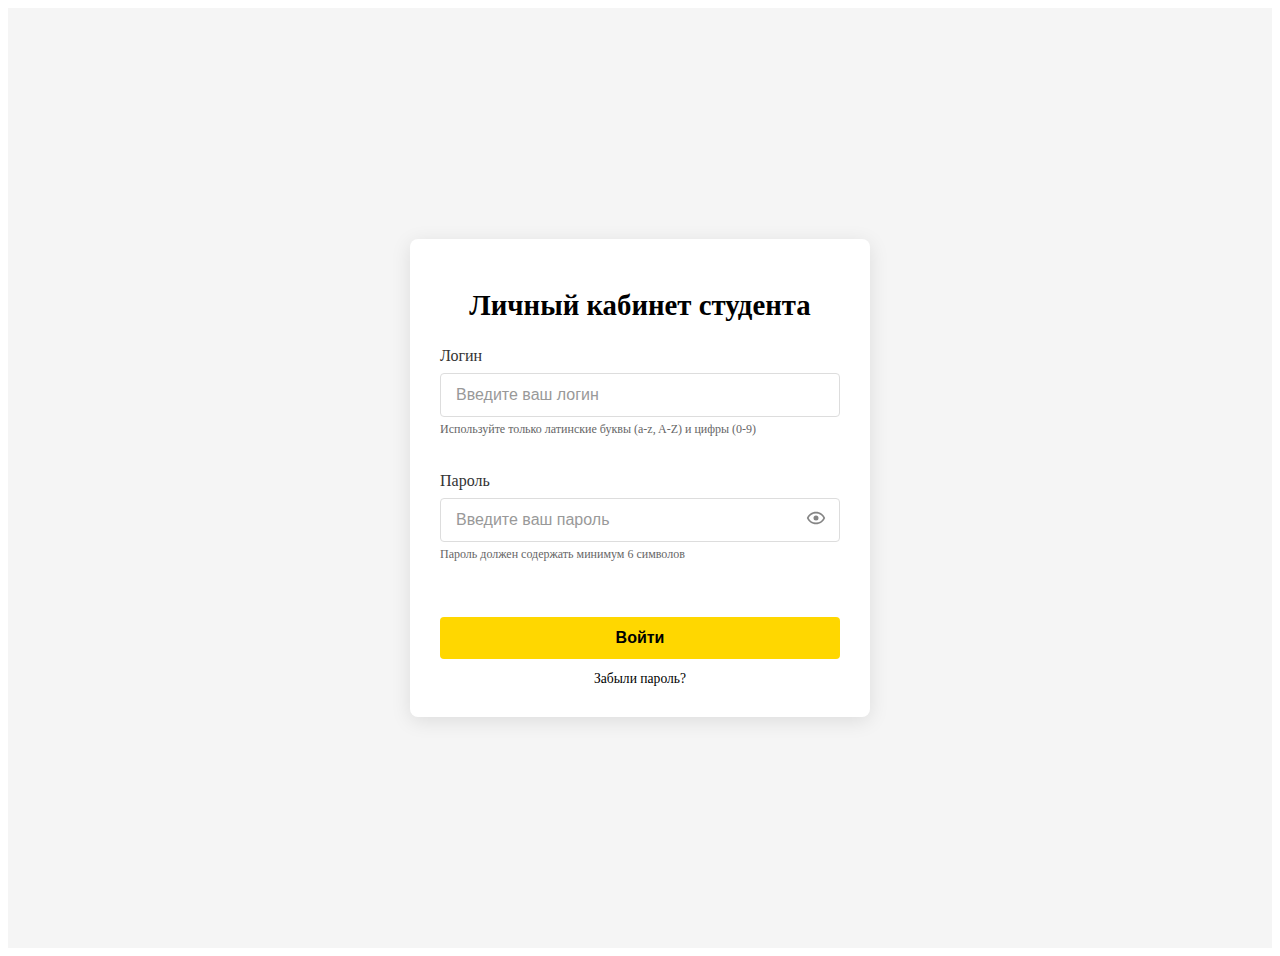
<file: Курсовой прект/login.html>
<!DOCTYPE html>
<html lang="ru">
<head>
  <meta charset="UTF-8">
  <meta name="viewport" content="width=device-width, initial-scale=1">
  <title>Личный кабинет — БГУП</title>
  <link rel="stylesheet" href="css/login.css">
</head>

<body>
  <!-- Страница логина -->
  <div class="login-page">
    <div class="login-card">
      <h1 class="login-title">Личный кабинет</h1>

      <!-- ФОРМА ВХОДА -->
      <form id="loginForm" class="login-form" novalidate>
        <!-- Логин -->
        <div class="form-group">
          <label for="login">Логин</label>
          <input
            type="text"
            id="login"
            name="login"
            placeholder="Введите ваш логин"
            pattern="[a-zA-Z0-9]+"
            required
          >
          <div class="hint">
            Используйте только латинские буквы (a-z, A-Z) и цифры (0-9)
          </div>
          <div class="error-message">
            Поле логина обязательно для заполнения
          </div>
        </div>

        <!-- Пароль -->
        <div class="form-group">
          <label for="password">Пароль</label>

          <!-- Контейнер инпута + кнопка показа пароля -->
          <div class="password-container">
            <input
              type="password"
              id="password"
              name="password"
              placeholder="Введите ваш пароль"
              minlength="6"
              required
            >
            <button
              type="button"
              class="toggle-password"
              aria-label="Показать пароль"
            >
              <svg width="20" height="20" viewBox="0 0 24 24" class="eye-icon">
                <path class="eye-open" d="M12 9a3 3 0 0 1 3 3 3 3 0 0 1-3 3 3 3 0 0 1-3-3 3 3 0 0 1 3-3m0-4.5c5 0 9.27 3.11 11 7.5-1.73 4.39-6 7.5-11 7.5S2.73 16.39 1 12c1.73-4.39 6-7.5 11-7.5M3.18 12a9.821 9.821 0 0 0 17.64 0 9.821 9.821 0 0 0-17.64 0z"/>
              </svg>
            </button>
          </div>

          <div class="hint">
            Пароль должен содержать минимум 6 символов
          </div>
          <div class="error-message">
            Поле пароля обязательно для заполнения
          </div>
        </div>

        <!-- Действия формы -->
        <div class="form-actions">
          <button type="submit" class="login-btn">Войти</button>
          <a href="#" class="forgot-link">Забыли пароль?</a>
        </div>
      </form>
    </div>
  </div>

  <script src="js/login.js" defer></script>
</body>
</html>
</file>
<file: Курсовой прект/css/main.css>
@charset "UTF-8";
.hidden, .student-life .life-card.hidden, .news-section .news-card.hidden {
  display: none !important;
}

html,
body {
  width: 100%;
  max-width: 100%;
  overflow-x: hidden;
}

body {
  font-family: "Arial", sans-serif;
  margin: 0;
  padding: 0;
  color: #333;
  background: #f5f5f5;
}

/* Плавное появление секций при скролле */
section {
  opacity: 0;
  transform: translateY(20px);
  transition: opacity 0.6s ease-out, transform 0.6s ease-out;
  overflow-x: hidden;
}
section.is-visible {
  opacity: 1;
  transform: translateY(0);
}

.header {
  background: #000;
  color: #fff;
  position: sticky;
  top: 0;
  z-index: 1000;
  box-shadow: 0 2px 10px rgba(0, 0, 0, 0.3);
  /* Логотип */
  /* Навигация */
}
.header__container {
  display: flex;
  align-items: center;
  justify-content: center;
  justify-content: space-between;
  max-width: 1200px;
  margin: 0 auto;
  padding: 0 2rem;
  height: 80px;
}
.header__logo a {
  display: flex;
  align-items: center;
  justify-content: center;
  gap: 0.75rem;
  text-decoration: none;
}
.header__logo img {
  height: 50px;
  transition: transform 0.3s;
}
.header__logo .university-name {
  display: flex;
  flex-direction: column;
  line-height: 1.2;
}
.header__logo .university-name .full-name {
  font-size: 0.9rem;
  color: #fff;
}
.header__logo .university-name .short-name {
  font-size: 1.1rem;
  font-weight: 700;
  color: #FFD700;
}
.header__nav {
  margin-left: 8rem;
}
.header__nav ul {
  display: flex;
  align-items: center;
  justify-content: center;
  gap: 2rem;
  list-style: none;
  margin: 0;
  padding: 0;
}
.header__nav ul li a {
  color: #fff;
  font-weight: 500;
  font-size: 1.1rem;
  padding: 0.5rem 0;
  text-decoration: none;
  position: relative;
  transition: color 0.3s;
  /* Линия-маркер под активным пунктом */
}
.header__nav ul li a:hover {
  color: #FFD700;
}
.header__nav ul li a.active {
  color: #FFD700;
}
.header__nav ul li a.active::after {
  content: "";
  position: absolute;
  bottom: 0;
  left: 0;
  width: 100%;
  height: 3px;
  background: #FFD700;
}
.header__nav ul li a.header__contacts-link {
  font-weight: 600;
  color: #FFD700;
}
.header__right {
  margin-left: auto;
  display: flex;
  align-items: center;
  justify-content: center;
  gap: 1.5rem;
  /* Кнопка входа */
}
.header__right .header__language button {
  background: transparent;
  border: none;
  color: #fff;
  font-weight: 500;
  padding: 0.3rem 0.6rem;
  cursor: pointer;
  transition: color 0.3s;
}
.header__right .header__language button:hover {
  color: #FFD700;
}
.header__right .header__login {
  background: #FFD700;
  color: #000;
  border: none;
  padding: 0.5rem 1rem;
  font-weight: 600;
  border-radius: 4px;
  cursor: pointer;
  transition: background 0.3s;
}
.header__right .header__login:hover {
  background: #ccac00;
}

/* Выпадающее меню входа */
.header__login-container {
  position: relative;
  display: inline-block;
}
.header__login-container:hover .login-dropdown, .header__login-container:focus-within .login-dropdown {
  opacity: 1;
  visibility: visible;
  transform: translateY(0);
}

.login-dropdown {
  position: absolute;
  top: 100%;
  right: 0;
  margin-top: 5px;
  width: 240px;
  background: #fff;
  border-radius: 4px;
  box-shadow: 0 4px 12px rgba(0, 0, 0, 0.15);
  padding: 0.5rem 0;
  opacity: 0;
  visibility: hidden;
  transform: translateY(10px);
  transition: all 0.3s;
  z-index: 1000;
}
.login-dropdown__item {
  display: flex;
  align-items: center;
  justify-content: center;
  justify-content: flex-start;
  gap: 10px;
  padding: 0.75rem 1rem;
  font-size: 0.95rem;
  color: #333;
  text-decoration: none;
  transition: background 0.2s;
}
.login-dropdown__item:hover {
  background: #fff3b3;
  color: #000;
}
.login-dropdown__item .dropdown-icon {
  color: #FFD700;
}

.hero {
  position: relative;
  width: 100%;
  background: url("../img/hero-bg.jpg") center/cover no-repeat;
  padding: clamp(4rem, 15vw, 6rem) 2rem;
  text-align: center;
  color: #fff;
}
.hero::before {
  content: "";
  position: absolute;
  inset: 0;
  background: rgba(0, 0, 0, 0.5);
  z-index: 1;
}
.hero__content {
  position: relative;
  z-index: 2;
  max-width: 800px;
  margin: 0 auto;
}
.hero h1 {
  font-size: clamp(2.2rem, 5vw, 3rem);
  margin-bottom: 1rem;
}
.hero__subtitle {
  font-size: clamp(1.2rem, 3vw, 1.5rem);
  margin-bottom: 2rem;
  color: #FFD700;
}
.hero__button {
  display: inline-block;
  background: #FFD700;
  color: #000;
  border: none;
  padding: 0.8rem 1.75rem;
  font-size: 1.1rem;
  font-weight: 600;
  border-radius: 4px;
  cursor: pointer;
  max-width: 300px;
  width: auto;
  transition: all 0.3s;
}
.hero__button:hover {
  background: #ccac00;
  transform: translateY(-2px);
}

.news-section {
  padding: 3rem 2rem;
  background: #fafafa;
  /* Сетка карточек */
  /* Кнопки «Показать ещё / Скрыть» */
}
.news-section .section-title {
  font-size: 2rem;
  color: #000;
  text-align: center;
  margin-bottom: 2rem;
}
.news-section .section-title::after {
  content: "";
  display: block;
  width: 80px;
  height: 3px;
  background: #FFD700;
  margin: 0.5rem auto 0;
}
.news-section .news-grid {
  display: grid;
  grid-template-columns: repeat(auto-fit, minmax(300px, 1fr));
  gap: 2rem;
  max-width: 1200px;
  margin: 0 auto 1.5rem;
}
.news-section .news-card {
  background: #fff;
  border-radius: 8px;
  box-shadow: 0 4px 6px rgba(0, 0, 0, 0.1);
  padding: 1.5rem;
  transition: transform 0.3s;
}
.news-section .news-card:hover {
  transform: translateY(-5px);
}
.news-section .news-card__date {
  color: gray;
  font-size: 0.9rem;
  margin-bottom: 0.5rem;
}
.news-section .news-card__title {
  font-size: 1.3rem;
  color: #000;
  margin-bottom: 1rem;
}
.news-section .news-card__excerpt {
  color: #333;
  margin-bottom: 1.5rem;
  line-height: 1.6;
}
.news-section .news-card__link {
  color: #FFD700;
  font-weight: 600;
  text-decoration: none;
}
.news-section .news-card__link:hover {
  text-decoration: underline;
}
.news-section #load-more-news,
.news-section #hide-news {
  display: block;
  margin: 0 auto;
  background: none;
  border: none;
  color: #000;
  font-weight: 600;
  padding: 0.5rem 1rem;
  cursor: pointer;
  transition: color 0.3s;
}
.news-section #load-more-news:hover,
.news-section #hide-news:hover {
  color: #FFD700;
}

.student-life {
  padding: 3rem 2rem;
  background: #fafafa;
  /* Сетка карточек */
  /* Кнопки «Показать ещё / Скрыть» */
}
.student-life .section-title {
  font-size: 2rem;
  color: #000;
  text-align: center;
  margin-bottom: 2rem;
}
.student-life .section-title::after {
  content: "";
  display: block;
  width: 80px;
  height: 3px;
  background: #FFD700;
  margin: 0.5rem auto 0;
}
.student-life .life-grid {
  display: grid;
  gap: 2rem;
  grid-template-columns: repeat(auto-fit, minmax(300px, 1fr));
  max-width: 1200px;
  margin: 0 auto 1.5rem;
}
.student-life .life-card {
  background: #fff;
  border-radius: 8px;
  overflow: hidden;
  box-shadow: 0 4px 6px rgba(0, 0, 0, 0.1);
  transition: transform 0.3s;
}
.student-life .life-card:hover {
  transform: translateY(-5px);
}
.student-life .life-card__image {
  width: 100%;
  height: 180px;
  -o-object-fit: cover;
     object-fit: cover;
}
.student-life .life-card__date {
  color: gray;
  font-size: 0.9rem;
  margin: 1rem;
}
.student-life .life-card__title {
  font-size: 1.3rem;
  color: #000;
  margin: 0 1rem 0.5rem;
}
.student-life .life-card__excerpt {
  color: #333;
  margin: 0 1rem 1rem;
  line-height: 1.6;
}
.student-life .life-card__link {
  display: inline-block;
  margin: 0 1rem 1rem;
  color: #FFD700;
  font-weight: 600;
  text-decoration: none;
}
.student-life .life-card__link:hover {
  text-decoration: underline;
}
.student-life #load-more-life,
.student-life #hide-life {
  display: block;
  margin: 0 auto;
  background: none;
  border: none;
  color: #000;
  font-weight: 600;
  padding: 0.5rem 1rem;
  cursor: pointer;
  transition: color 0.3s;
}
.student-life #load-more-life:hover,
.student-life #hide-life:hover {
  color: #FFD700;
}

/* Модальное окно */
.modal-overlay {
  position: fixed;
  top: 0;
  left: 0;
  right: 0;
  bottom: 0;
  background: rgba(0, 0, 0, 0.7);
  z-index: 2000;
  display: flex;
  justify-content: center;
  align-items: center;
  opacity: 0;
  visibility: hidden;
  transition: all 0.3s;
}
.modal-overlay.hidden, .news-section .modal-overlay.news-card.hidden, .student-life .modal-overlay.life-card.hidden {
  opacity: 0;
  visibility: hidden;
}
.modal-overlay:not(.hidden) {
  opacity: 1;
  visibility: visible;
}

.modal {
  background: white;
  border-radius: 8px;
  width: 90%;
  max-width: 600px;
  max-height: 80vh;
  overflow-y: auto;
  transform: translateY(-20px);
  transition: transform 0.3s;
}
.modal-overlay:not(.hidden) .modal {
  transform: translateY(0);
}

.modal-header {
  padding: 1rem;
  background: #000;
  color: white;
  display: flex;
  justify-content: space-between;
  align-items: center;
  border-radius: 8px 8px 0 0;
}

.modal-close {
  background: none;
  border: none;
  color: white;
  font-size: 1.5rem;
  cursor: pointer;
}

.modal-content {
  padding: 1.5rem;
}
.modal-content .modal-date {
  color: #666;
  margin-bottom: 1rem;
}

.modal-overlay {
  position: fixed;
  top: 0;
  left: 0;
  right: 0;
  bottom: 0;
  background: rgba(0, 0, 0, 0.7);
  z-index: 2000;
  display: flex;
  justify-content: center;
  align-items: center;
  opacity: 0;
  visibility: hidden;
  transition: all 0.3s ease;
}
.modal-overlay:not(.hidden) {
  opacity: 1;
  visibility: visible;
}

.modal {
  background: white;
  border-radius: 8px;
  width: 90%;
  max-width: 600px;
  max-height: 80vh;
  overflow-y: auto;
  transform: translateY(-20px);
  transition: transform 0.3s ease;
}
.modal-overlay:not(.hidden) .modal {
  transform: translateY(0);
}

.modal-header {
  padding: 1rem;
  background: #000;
  color: white;
  display: flex;
  justify-content: space-between;
  align-items: center;
  border-radius: 8px 8px 0 0;
}

.modal-close {
  background: none;
  border: none;
  color: white;
  font-size: 1.5rem;
  cursor: pointer;
  padding: 0 0.5rem;
}

.modal-content {
  padding: 1.5rem;
}
.modal-content .modal-date {
  color: #666;
  margin-bottom: 1rem;
  font-size: 0.9rem;
}
.modal-content .modal-text {
  line-height: 1.6;
}

.footer {
  background: #000;
  color: #fff;
  padding: 2rem 1rem;
  /* Контактные данные */
  /* Соц-сети */
}
.footer__inner {
  max-width: 1200px;
  margin: 0 auto;
  padding: 0 2rem;
  display: flex;
  flex-direction: column;
  align-items: center;
  text-align: center;
}
.footer__title {
  width: 100%;
  font-size: 2rem;
  color: #FFD700;
  margin-bottom: 1.5rem;
}
.footer__contacts {
  display: flex;
  align-items: center;
  justify-content: center;
  flex-wrap: wrap;
  gap: 2rem;
}
.footer__contacts .contact-item {
  display: flex;
  align-items: center;
  justify-content: center;
  gap: 0.5rem;
  font-size: 1rem;
}
.footer__contacts .contact-item .contact-icon {
  width: 20px;
  height: 20px;
  flex-shrink: 0;
}
.footer__contacts .contact-item span {
  color: #fff;
}
.footer__socials {
  display: flex;
  align-items: center;
  justify-content: center;
  gap: 1.5rem;
  margin-top: 1rem;
}
.footer__socials a {
  display: flex;
  align-items: center;
  justify-content: center;
  width: 40px;
  height: 40px;
  border-radius: 50%;
  background: rgba(255, 255, 255, 0.1);
  transition: all 0.3s;
}
.footer__socials a:hover {
  background: #FFD700;
  transform: translateY(-3px);
}
.footer__socials a:hover svg {
  fill: #000;
}
.footer__socials a svg {
  width: 20px;
  height: 20px;
  fill: #FFD700;
  transition: fill 0.3s;
}

@media (max-width: 768px) {
  .header__nav ul {
    display: grid;
    grid-template-columns: repeat(3, auto);
    gap: 0.9rem 2rem;
    justify-content: center;
    text-align: center;
  }
  .header__nav ul li:nth-child(3) {
    grid-column: 1;
  }
  .header__nav ul li:nth-child(4) {
    grid-column: 2;
  }
  .header__nav ul li a {
    font-size: 0.95rem;
  }
  .header__container {
    flex-wrap: wrap;
    height: auto;
    padding: 0.5rem 1rem;
    gap: 1rem;
  }
  .hero {
    padding: 3rem 1rem;
  }
  .hero h1 {
    font-size: 2.2rem;
    line-height: 1.15;
  }
  .hero__subtitle {
    font-size: 1.1rem;
  }
  .hero__button {
    width: 80%;
    max-width: 260px;
  }
  .footer__contacts {
    gap: 1.5rem;
  }
}
@media (max-width: 576px) {
  .header__nav ul li a {
    font-size: 0.9rem;
  }
  .news-grid,
  .life-grid {
    grid-template-columns: 1fr;
  }
  .footer__contacts {
    flex-direction: column;
    gap: 0.75rem;
  }
}
@media (min-width: 992px) {
  .footer__contacts {
    gap: 2.5rem;
  }
  .footer__socials {
    gap: 2rem;
  }
}
.burger-menu {
  display: none;
  background: none;
  margin-left: auto;
  border: none;
  cursor: pointer;
  padding: 10px;
  z-index: 1001;
}
.burger-menu .burger-line {
  display: block;
  width: 25px;
  height: 3px;
  background: #fff;
  margin: 5px 0;
  transition: transform 0.3s, opacity 0.3s;
}
.burger-menu[aria-expanded=true] .burger-line:nth-child(1) {
  transform: translateY(8px) rotate(45deg);
}
.burger-menu[aria-expanded=true] .burger-line:nth-child(2) {
  opacity: 0;
}
.burger-menu[aria-expanded=true] .burger-line:nth-child(3) {
  transform: translateY(-8px) rotate(-45deg);
}

.mobile-menu {
  position: fixed;
  top: 0;
  right: -100%;
  width: 80%;
  max-width: 300px;
  height: 100vh;
  background: #000;
  z-index: 1000;
  padding: 80px 20px 20px;
  transition: right 0.3s;
  overflow-y: auto;
}
.mobile-menu__nav ul {
  list-style: none;
  padding: 0;
  margin: 0;
}
.mobile-menu__nav ul li {
  margin-bottom: 15px;
}
.mobile-menu__nav ul li a {
  color: #fff;
  font-size: 1.2rem;
  text-decoration: none;
  display: block;
  padding: 10px;
  border-bottom: 1px solid rgba(255, 255, 255, 0.1);
}
.mobile-menu__nav ul li a.active {
  color: #FFD700;
}
.mobile-menu__actions {
  margin-top: 30px;
  display: flex;
  flex-direction: column;
  gap: 15px;
}
.mobile-menu__actions .header__language button {
  background: none;
  border: 1px solid #FFD700;
  color: #fff;
  padding: 8px 15px;
  border-radius: 4px;
}
.mobile-menu__actions .header__login {
  background: #FFD700;
  color: #000;
  padding: 10px 15px;
  border-radius: 4px;
  text-align: center;
  font-weight: 600;
}

.menu-overlay {
  position: fixed;
  top: 0;
  left: 0;
  width: 100%;
  height: 100%;
  background: rgba(0, 0, 0, 0.7);
  z-index: 999;
  opacity: 0;
  visibility: hidden;
  transition: opacity 0.3s;
}

@media (max-width: 768px) {
  .burger-menu {
    display: block;
  }
  .header__nav,
  .header__right {
    display: none;
  }
  .mobile-menu.active {
    right: 0;
  }
  .menu-overlay.active {
    opacity: 1;
    visibility: visible;
  }
}/*# sourceMappingURL=main.css.map */
</file>
<file: Курсовой прект/css/applicants.css>
@charset "UTF-8";
.applicants-main {
  font-family: "Roboto", sans-serif;
  color: #333;
  line-height: 1.6;
}

.section-header {
  text-align: center;
  margin-bottom: 40px;
  padding: 0 20px;
}

.section-title {
  font-size: 2.2rem;
  color: #003366;
  margin-bottom: 15px;
  position: relative;
  display: inline-block;
}
.section-title::after {
  content: "";
  position: absolute;
  bottom: -10px;
  left: 50%;
  transform: translateX(-50%);
  width: 80px;
  height: 3px;
  background: #FFD700;
}

.section-subtitle {
  font-size: 1.1rem;
  color: #666;
  max-width: 700px;
  margin: 0 auto;
}

.applicants-hero {
  display: flex;
  align-items: center;
  min-height: 500px;
  background: linear-gradient(135deg, rgba(0, 51, 102, 0.9) 0%, rgba(0, 26, 51, 0.9) 100%);
  color: #fff;
  padding: 60px 5%;
  position: relative;
  overflow: hidden;
}
.applicants-hero .hero-content {
  flex: 1;
  z-index: 2;
  max-width: 600px;
}
.applicants-hero h1 {
  font-size: 2.8rem;
  margin-bottom: 20px;
  line-height: 1.2;
}
.applicants-hero .hero-subtitle {
  font-size: 1.3rem;
  margin-bottom: 30px;
  opacity: 0.9;
}
.applicants-hero .hero-buttons {
  display: flex;
  gap: 15px;
  margin-bottom: 40px;
}
.applicants-hero .hero-button {
  padding: 12px 25px;
  border-radius: 30px;
  font-weight: 600;
  text-decoration: none;
  transition: all 0.3s ease;
}
.applicants-hero .hero-button.primary {
  background: #FFD700;
  color: #003366;
}
.applicants-hero .hero-button.primary:hover {
  background: #ccac00;
  transform: translateY(-2px);
}
.applicants-hero .hero-button.secondary {
  background: transparent;
  color: #fff;
  border: 2px solid rgba(255, 255, 255, 0.3);
}
.applicants-hero .hero-button.secondary:hover {
  border-color: #fff;
  background: rgba(255, 255, 255, 0.1);
}
.applicants-hero .hero-stats {
  display: flex;
  gap: 30px;
  margin-top: 40px;
}
.applicants-hero .hero-stats .stat-item {
  text-align: center;
}
.applicants-hero .hero-stats .stat-number {
  font-size: 2rem;
  font-weight: 700;
  color: #FFD700;
  display: block;
  margin-bottom: 5px;
}
.applicants-hero .hero-stats .stat-label {
  font-size: 0.9rem;
  opacity: 0.8;
}
.applicants-hero .hero-image {
  flex: 1;
  position: relative;
  z-index: 1;
}
.applicants-hero .hero-image img {
  width: 100%;
  max-width: 600px;
  border-radius: 10px;
  box-shadow: 0 20px 40px rgba(0, 0, 0, 0.3);
  transform: perspective(1000px) rotateY(-15deg);
  transition: transform 0.5s ease;
}
.applicants-hero .hero-image img:hover {
  transform: perspective(1000px) rotateY(-5deg);
}
@media (max-width: 992px) {
  .applicants-hero {
    flex-direction: column;
    text-align: center;
  }
  .applicants-hero .hero-buttons {
    justify-content: center;
  }
  .applicants-hero .hero-stats {
    justify-content: center;
  }
  .applicants-hero .hero-image {
    margin-top: 40px;
  }
}

.specialties-section {
  padding: 80px 5%;
  background: #f5f5f5;
}
.specialties-section .specialties-grid {
  display: grid;
  grid-template-columns: repeat(auto-fill, minmax(300px, 1fr));
  gap: 30px;
  max-width: 1200px;
  margin: 0 auto;
}
.specialties-section .specialty-card {
  background: #fff;
  border-radius: 10px;
  overflow: hidden;
  box-shadow: 0 5px 15px rgba(0, 0, 0, 0.1);
  transition: all 0.3s ease;
  padding: 25px;
  display: flex;
  flex-direction: column;
}
.specialties-section .specialty-card:hover {
  transform: translateY(-10px);
  box-shadow: 0 15px 30px rgba(0, 0, 0, 0.15);
}
.specialties-section .specialty-card .card-icon {
  width: 60px;
  height: 60px;
  background: rgba(255, 215, 0, 0.1);
  border-radius: 50%;
  display: flex;
  align-items: center;
  justify-content: center;
  margin-bottom: 20px;
}
.specialties-section .specialty-card .card-icon img {
  width: 48px;
  height: 48px;
}
.specialties-section .specialty-card h3 {
  font-size: 1.4rem;
  color: #003366;
  margin-bottom: 15px;
}
.specialties-section .specialty-card .card-description {
  color: #666;
  margin-bottom: 20px;
  flex-grow: 1;
}
.specialties-section .specialty-card .card-details {
  display: flex;
  gap: 15px;
  margin-bottom: 20px;
  font-size: 0.9rem;
}
.specialties-section .specialty-card .card-details .detail-item {
  display: flex;
  align-items: center;
  gap: 5px;
  color: #666;
}
.specialties-section .specialty-card .card-details .detail-item svg {
  color: #FFD700;
}
.specialties-section .specialty-card .card-footer {
  display: flex;
  justify-content: space-between;
  align-items: center;
  margin-top: auto;
}
.specialties-section .specialty-card .card-footer .points {
  font-weight: 600;
  color: #003366;
}

.admission-section {
  padding: 80px 5%;
  background: #fff;
}
.admission-section .timeline {
  position: relative;
  max-width: 1000px;
  margin: 0 auto;
  padding-left: 50px;
}
.admission-section .timeline::before {
  content: "";
  position: absolute;
  left: 30px;
  top: 0;
  bottom: 0;
  width: 2px;
  background: #FFD700;
}
.admission-section .timeline-item {
  position: relative;
  margin-bottom: 40px;
  padding-bottom: 20px;
  border-bottom: 1px solid rgba(0, 51, 102, 0.1);
}
.admission-section .timeline-item:last-child {
  margin-bottom: 0;
  border-bottom: none;
}
.admission-section .timeline-number {
  position: absolute;
  left: -50px;
  top: 0;
  width: 40px;
  height: 40px;
  background: #003366;
  color: #fff;
  border-radius: 50%;
  display: flex;
  align-items: center;
  justify-content: center;
  font-weight: bold;
  font-size: 1.2rem;
  box-shadow: 0 0 0 4px #fff, 0 0 0 6px #FFD700;
}
.admission-section .timeline-content {
  padding-left: 20px;
}
.admission-section .timeline-content h3 {
  color: #003366;
  margin-bottom: 10px;
}
.admission-section .timeline-content p {
  color: #FFD700;
  font-weight: 600;
  margin-bottom: 10px;
}
.admission-section .timeline-content ul {
  list-style-type: none;
  padding-left: 0;
}
.admission-section .timeline-content ul li {
  position: relative;
  padding-left: 20px;
  margin-bottom: 5px;
}
.admission-section .timeline-content ul li::before {
  content: "•";
  color: #FFD700;
  position: absolute;
  left: 0;
  font-weight: bold;
}

.exams-section {
  padding: 80px 5%;
  background: #f5f5f5;
}
.exams-section .tabs {
  display: flex;
  justify-content: center;
  margin-bottom: 30px;
  border-bottom: 1px solid rgba(0, 51, 102, 0.1);
}
.exams-section .tab-btn {
  padding: 12px 25px;
  background: transparent;
  border: none;
  border-bottom: 3px solid transparent;
  font-weight: 600;
  color: #666;
  cursor: pointer;
  transition: all 0.3s ease;
}
.exams-section .tab-btn.active {
  color: #003366;
  border-bottom-color: #FFD700;
}
.exams-section .tab-btn:hover:not(.active) {
  color: #003366;
}
.exams-section .tab-content {
  display: none;
}
.exams-section .tab-content.active {
  display: block;
}
.exams-section .exams-table {
  overflow-x: auto;
  background: #fff;
  border-radius: 10px;
  box-shadow: 0 5px 15px rgba(0, 0, 0, 0.1);
  padding: 20px;
}
.exams-section .exams-table table {
  width: 100%;
  border-collapse: collapse;
}
.exams-section .exams-table table th,
.exams-section .exams-table table td {
  padding: 15px;
  text-align: left;
  border-bottom: 1px solid rgba(0, 51, 102, 0.1);
}
.exams-section .exams-table table th {
  background: rgba(0, 51, 102, 0.05);
  color: #003366;
  font-weight: 600;
}
.exams-section .exams-table table tr:hover {
  background: rgba(255, 215, 0, 0.05);
}

.faq-section {
  padding: 80px 5%;
  background: #fff;
}
.faq-section .faq-container {
  max-width: 800px;
  margin: 0 auto;
}
.faq-section .faq-item {
  margin-bottom: 15px;
  border-radius: 8px;
  overflow: hidden;
  box-shadow: 0 2px 10px rgba(0, 0, 0, 0.1);
}
.faq-section .faq-question {
  width: 100%;
  padding: 20px;
  background: #003366;
  color: #fff;
  border: none;
  text-align: left;
  font-size: 1.1rem;
  font-weight: 600;
  display: flex;
  justify-content: space-between;
  align-items: center;
  cursor: pointer;
  transition: background 0.3s ease;
}
.faq-section .faq-question:hover {
  background: #00264d;
}
.faq-section .faq-question .faq-icon {
  transition: transform 0.3s ease;
}
.faq-section .faq-question[aria-expanded=true] .faq-icon {
  transform: rotate(180deg);
}
.faq-section .faq-answer {
  padding: 0;
  max-height: 0;
  overflow: hidden;
  transition: max-height 0.3s ease, padding 0.3s ease;
  background: #fff;
}
.faq-section .faq-answer p {
  padding: 20px;
  margin: 0;
  color: #666;
}
.faq-section .faq-answer[aria-hidden=false] {
  max-height: 500px;
  padding: 20px 0;
}

.contact-section {
  padding: 80px 5%;
  background: #f5f5f5;
}
.contact-section .contact-container {
  display: flex;
  max-width: 1200px;
  margin: 0 auto;
  gap: 50px;
  background: #fff;
  border-radius: 10px;
  overflow: hidden;
  box-shadow: 0 5px 30px rgba(0, 0, 0, 0.1);
}
.contact-section .contact-info {
  flex: 1;
  padding: 40px;
  background: #003366;
  color: #fff;
}
.contact-section .contact-info h2 {
  font-size: 2rem;
  margin-bottom: 30px;
  position: relative;
}
.contact-section .contact-info h2::after {
  content: "";
  position: absolute;
  bottom: -10px;
  left: 0;
  width: 60px;
  height: 3px;
  background: #FFD700;
}
.contact-section .contact-info .info-item {
  display: flex;
  align-items: flex-start;
  gap: 15px;
  margin-bottom: 25px;
}
.contact-section .contact-info .info-item svg {
  flex-shrink: 0;
  margin-top: 3px;
}
.contact-section .contact-info .info-item span {
  line-height: 1.6;
}
.contact-section .contact-form {
  flex: 1;
  padding: 40px;
}
.contact-section .contact-form h3 {
  font-size: 1.8rem;
  color: #003366;
  margin-bottom: 30px;
}
.contact-section .contact-form .form-group {
  margin-bottom: 20px;
  padding-right: 60px;
}
.contact-section .contact-form input,
.contact-section .contact-form textarea {
  width: 100%;
  padding: 12px 15px;
  border: 1px solid rgba(0, 51, 102, 0.2);
  border-radius: 5px;
  font-family: inherit;
  font-size: 1rem;
  transition: border-color 0.3s ease;
}
.contact-section .contact-form input:focus,
.contact-section .contact-form textarea:focus {
  outline: none;
  border-color: #FFD700;
}
.contact-section .contact-form textarea {
  resize: vertical;
  min-height: 120px;
}
.contact-section .contact-form .submit-btn {
  background: #FFD700;
  color: #003366;
  border: none;
  padding: 12px 30px;
  font-size: 1rem;
  font-weight: 600;
  border-radius: 5px;
  cursor: pointer;
  transition: all 0.3s ease;
}
.contact-section .contact-form .submit-btn:hover {
  background: #ccac00;
  transform: translateY(-2px);
}
@media (max-width: 768px) {
  .contact-section .contact-container {
    flex-direction: column;
  }
  .contact-section .contact-info,
  .contact-section .contact-form {
    padding: 30px;
  }
}

@media (max-width: 768px) {
  .section-title {
    font-size: 1.8rem;
  }
  .applicants-hero h1 {
    font-size: 2.2rem;
  }
  .applicants-hero .hero-subtitle {
    font-size: 1.1rem;
  }
  .applicants-hero .hero-stats {
    flex-direction: column;
    gap: 20px;
  }
  .specialties-grid {
    grid-template-columns: 1fr !important;
  }
  .timeline {
    padding-left: 30px !important;
  }
  .timeline::before {
    left: 15px !important;
  }
  .timeline-number {
    left: -30px !important;
    width: 30px !important;
    height: 30px !important;
    font-size: 1rem !important;
  }
}
.image-caption {
  text-align: center;
  padding-right: 170px;
  font-size: 0.9rem;
  color: #fff;
  margin-top: 10px;
  font-style: italic;
}

@media (max-width: 768px) {
  .applicants-hero .image-caption {
    padding-right: 0; /* убираем лишний отступ */
    text-align: center; /* центрируем текст */
  }
}/*# sourceMappingURL=applicants.css.map */
</file>
<file: Курсовой прект/css/faculties.css>
@charset "UTF-8";
.faculties-main {
  padding: 40px 0;
  background-color: #f9f9f9;
}

.faculties-intro {
  padding: 40px 20px;
  max-width: 1200px;
  margin: 0 auto;
  text-align: center;
}
.faculties-intro h1 {
  font-size: 2.5rem;
  margin-bottom: 20px;
  color: #003366;
}
.faculties-intro p {
  font-size: 1.1rem;
  line-height: 1.6;
  color: #333;
  margin-bottom: 40px;
}

.faculty-section {
  max-width: 1200px;
  margin: 0 auto 50px;
  padding: 0 20px;
}

.faculty-card {
  background: #fff;
  border-radius: 8px;
  box-shadow: 0 4px 12px rgba(0, 0, 0, 0.1);
  padding: 30px;
  margin-bottom: 30px;
  transition: transform 0.3s ease, box-shadow 0.3s ease;
}
.faculty-card:hover {
  transform: translateY(-5px);
  box-shadow: 0 8px 16px rgba(0, 0, 0, 0.15);
}

.faculty-header {
  display: flex;
  align-items: center;
  margin-bottom: 20px;
  border-bottom: 1px solid #eee;
  padding-bottom: 20px;
}

.faculty-logo {
  width: 80px;
  height: 80px;
  margin-right: 25px;
  -o-object-fit: contain;
     object-fit: contain;
}

.faculty-title {
  font-size: 1.8rem;
  color: #003366;
  margin: 0;
}

.departments-list {
  list-style-type: none;
  padding: 0;
  margin: 0;
  -moz-column-count: 2;
       column-count: 2;
  -moz-column-gap: 30px;
       column-gap: 30px;
}
.departments-list li {
  margin-bottom: 12px;
  -moz-column-break-inside: avoid;
       break-inside: avoid;
  padding-left: 20px;
  position: relative;
  font-size: 1.05rem;
  line-height: 1.5;
}
.departments-list li::before {
  content: "•";
  color: #FFD700;
  position: absolute;
  left: 0;
  font-weight: bold;
}

@media (max-width: 768px) {
  .departments-list {
    -moz-column-count: 1;
         column-count: 1;
  }
  .faculty-header {
    flex-direction: column;
    text-align: center;
  }
  .faculty-logo {
    margin-right: 0;
    margin-bottom: 15px;
  }
  .faculty-title {
    font-size: 1.5rem;
  }
}
@media (max-width: 480px) {
  .faculties-intro {
    padding: 30px 15px;
  }
  .faculties-intro h1 {
    font-size: 2rem;
  }
  .faculties-intro p {
    font-size: 1rem;
  }
  .faculty-card {
    padding: 20px;
  }
  .faculty-title {
    font-size: 1.3rem;
  }
}/*# sourceMappingURL=faculties.css.map */
</file>
<file: Курсовой прект/css/login.css>
:root {
  --primary-color: #000000;
  --secondary-color: #FFD700;
  --text-color: #333333;
  --white: #ffffff;
  --error-color: #d32f2f;
  --hint-color: #666666;
}

.login-page {
  display: flex;
  justify-content: center;
  align-items: center;
  min-height: 100vh;
  background-color: #f5f5f5;
  padding: 20px;
}

.login-card {
  background: var(--white);
  border-radius: 8px;
  box-shadow: 0 4px 20px rgba(0, 0, 0, 0.1);
  width: 100%;
  max-width: 400px;
  padding: 30px;
}

.login-title {
  color: var(--primary-color);
  font-size: 1.8rem;
  text-align: center;
  margin-bottom: 25px;
  font-weight: 600;
}

.login-form {
  display: flex;
  flex-direction: column;
  gap: 20px;
}

.form-group {
  margin-bottom: 15px;
}

label {
  display: block;
  margin-bottom: 8px;
  font-weight: 500;
  color: var(--text-color);
}

input {
  width: 100%;
  padding: 12px 15px;
  border: 1px solid #ddd;
  border-radius: 4px;
  font-size: 1rem;
  transition: all 0.3s;
  box-sizing: border-box;
}

input:focus {
  outline: none;
  border-color: var(--secondary-color);
  box-shadow: 0 0 0 2px rgba(255, 215, 0, 0.2);
}

input::-moz-placeholder {
  color: #999999;
}

input::placeholder {
  color: #999999;
}

.password-container {
  position: relative;
}

.password-container input {
  padding-right: 40px;
}

.toggle-password {
  position: absolute;
  right: 12px;
  top: 50%;
  transform: translateY(-50%);
  background: none;
  border: none;
  cursor: pointer;
  padding: 0;
  width: 24px;
  height: 24px;
}

.eye-icon {
  width: 20px;
  height: 20px;
}

.eye-icon path {
  fill: var(--text-color);
  opacity: 0.6;
  transition: opacity 0.3s;
}

.toggle-password:hover .eye-icon path {
  opacity: 1;
}

.hint {
  color: var(--hint-color);
  font-size: 0.75rem;
  margin-top: 5px;
}

.error-message {
  color: var(--error-color);
  font-size: 0.75rem;
  margin-top: 5px;
  display: none;
}

input:invalid:not(:focus):not(:-moz-placeholder-shown) ~ .error-message {
  display: block;
}

input:invalid:not(:focus):not(:placeholder-shown) ~ .error-message {
  display: block;
}

.form-actions {
  display: flex;
  flex-direction: column;
  align-items: center;
  gap: 12px;
  margin-top: 20px;
}

.login-btn {
  background: var(--secondary-color);
  color: var(--primary-color);
  border: none;
  padding: 12px 24px;
  font-size: 1rem;
  font-weight: 600;
  border-radius: 4px;
  cursor: pointer;
  transition: all 0.3s;
  width: 100%;
}

.login-btn:hover {
  background: #e6c300;
}

.forgot-link {
  color: var(--primary-color);
  text-decoration: none;
  font-size: 0.85rem;
  transition: color 0.3s;
}

.forgot-link:hover {
  color: var(--secondary-color);
  text-decoration: underline;
}

@media (max-width: 480px) {
  .login-card {
    padding: 25px 20px;
  }
  .login-title {
    font-size: 1.5rem;
    margin-bottom: 20px;
  }
}/*# sourceMappingURL=login.css.map */
</file>
